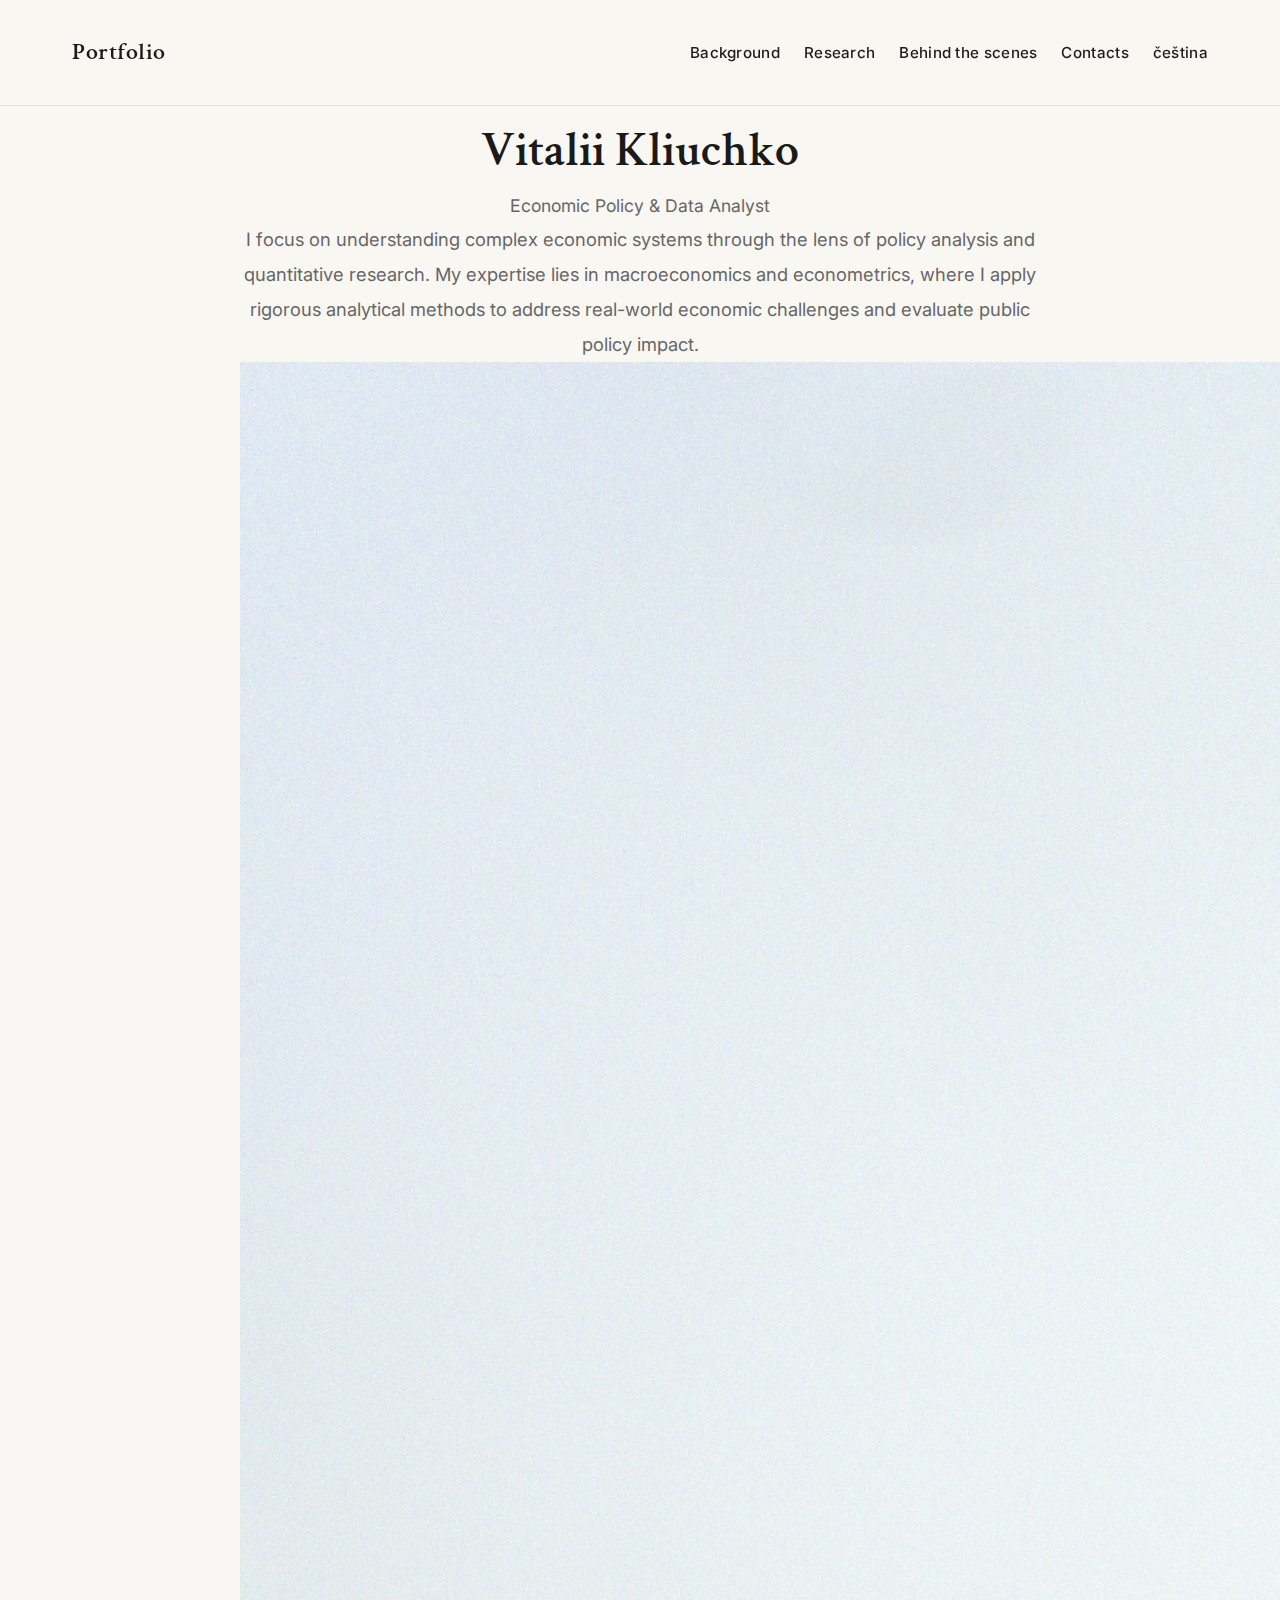
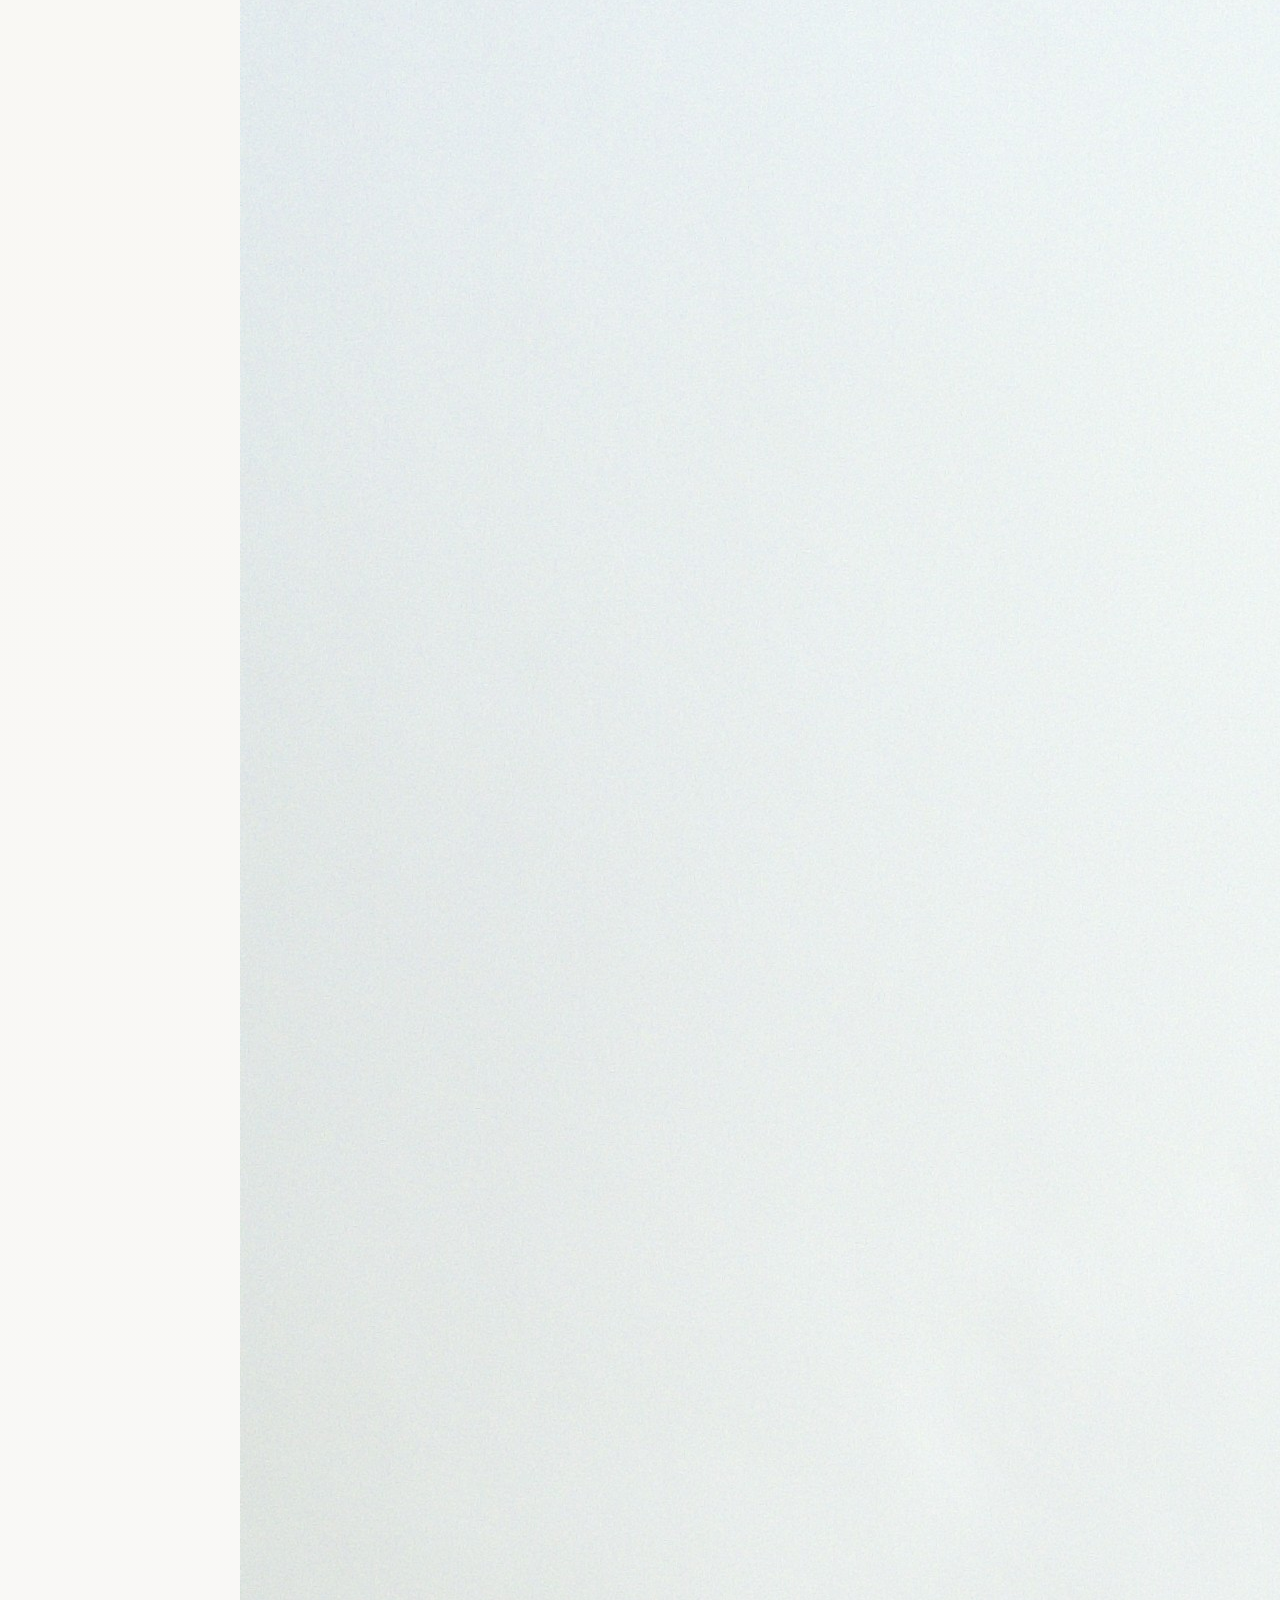
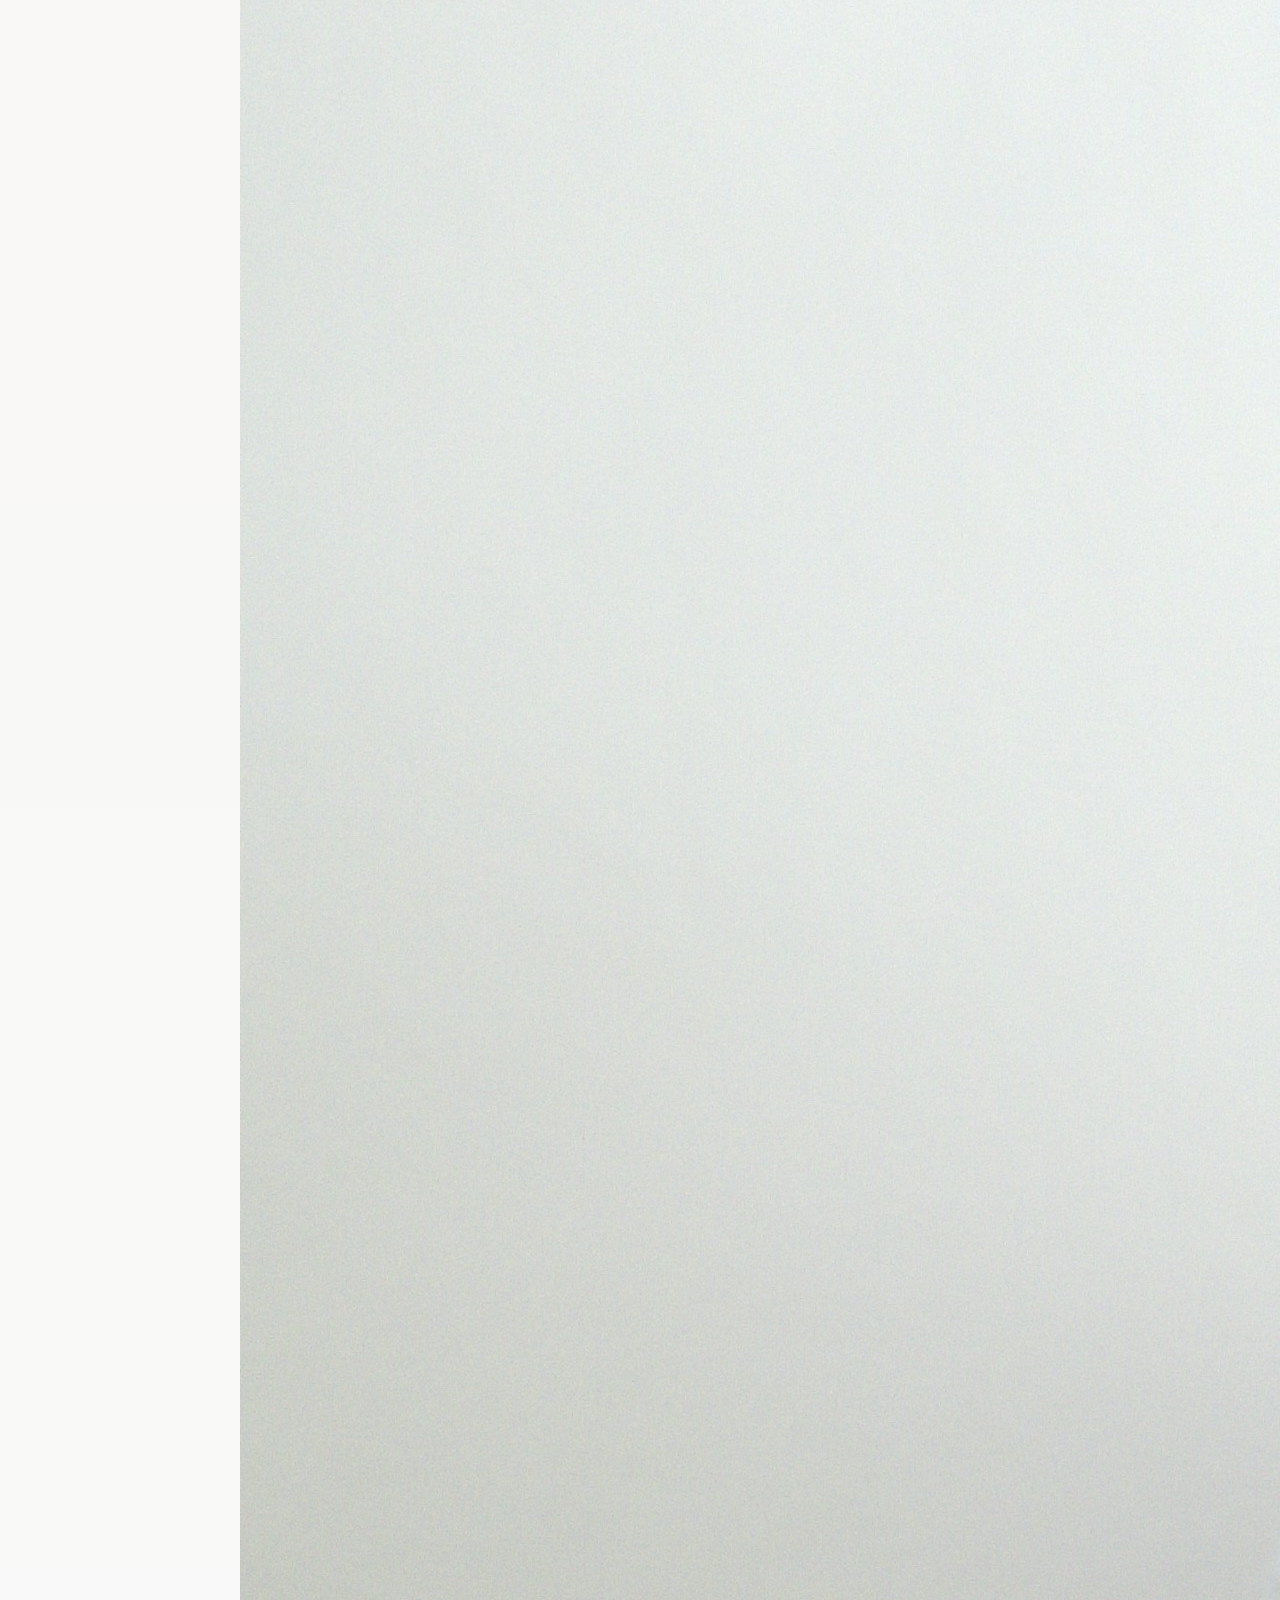
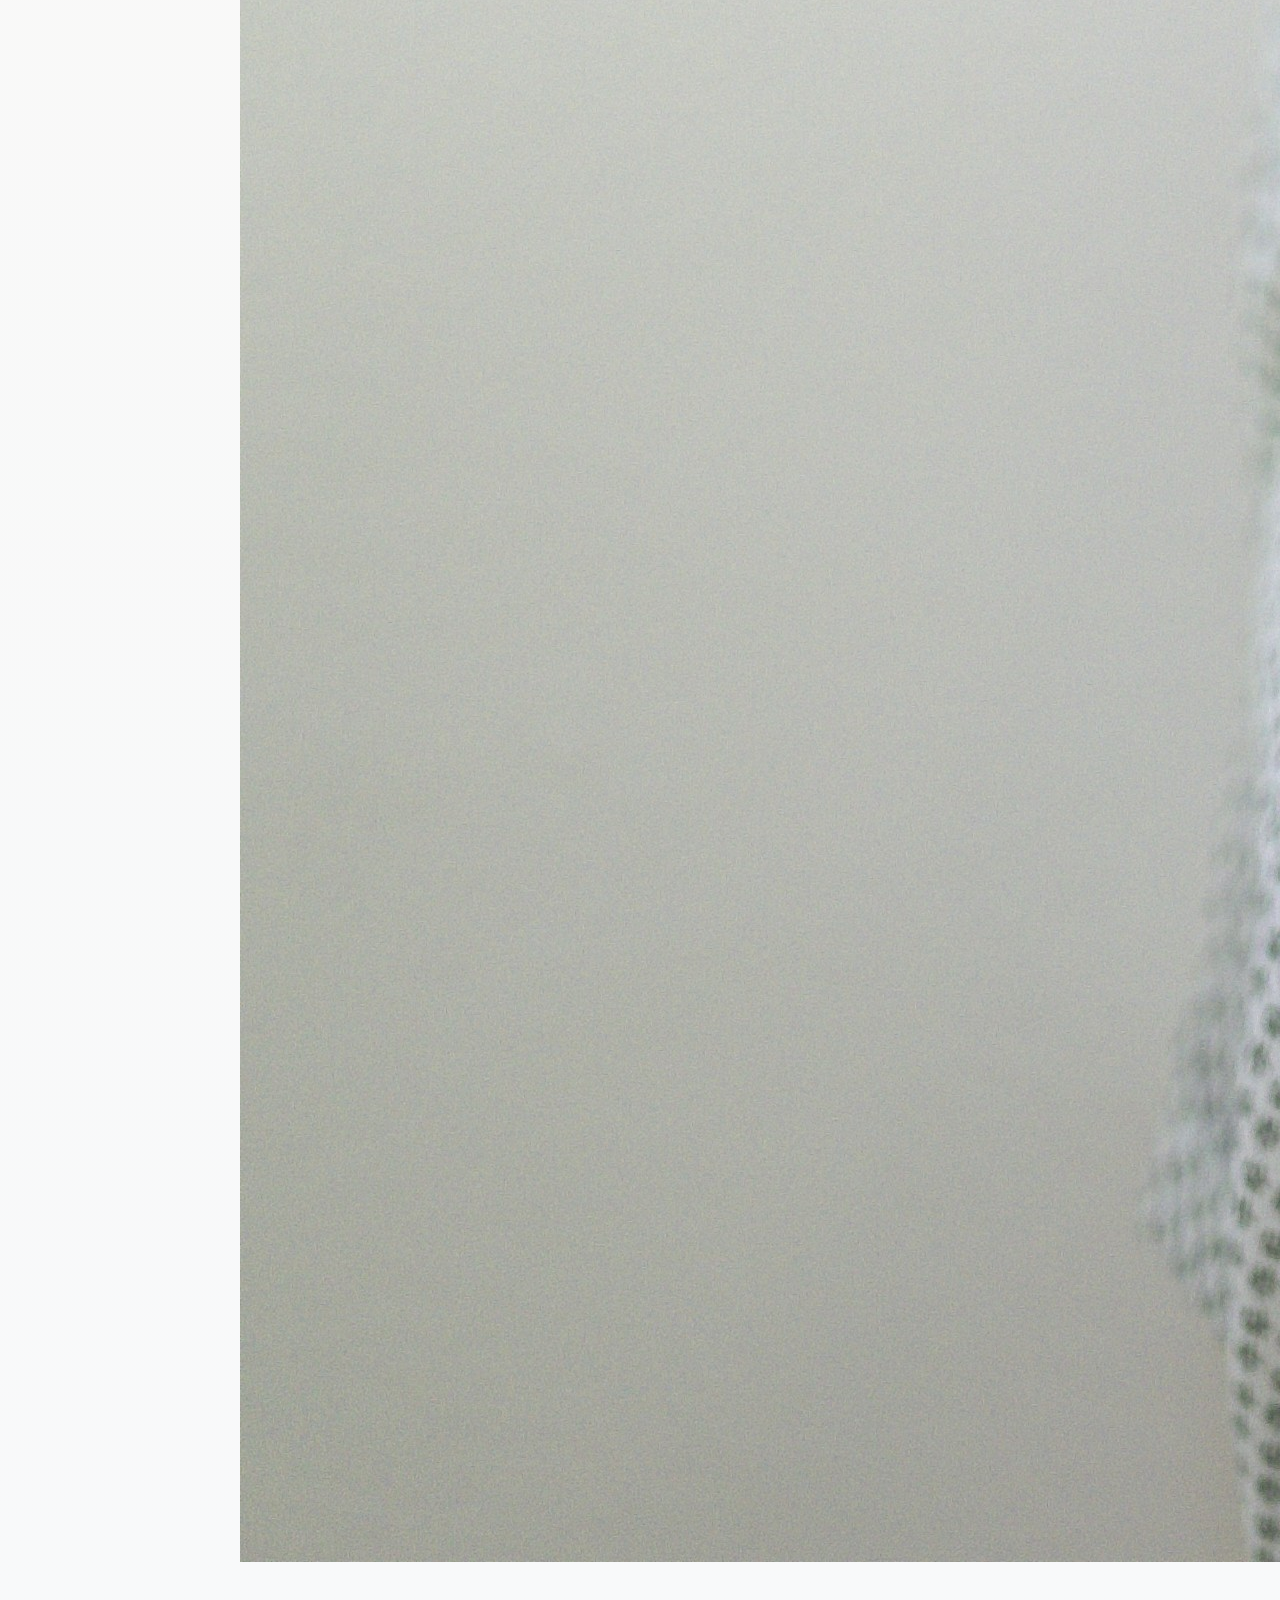
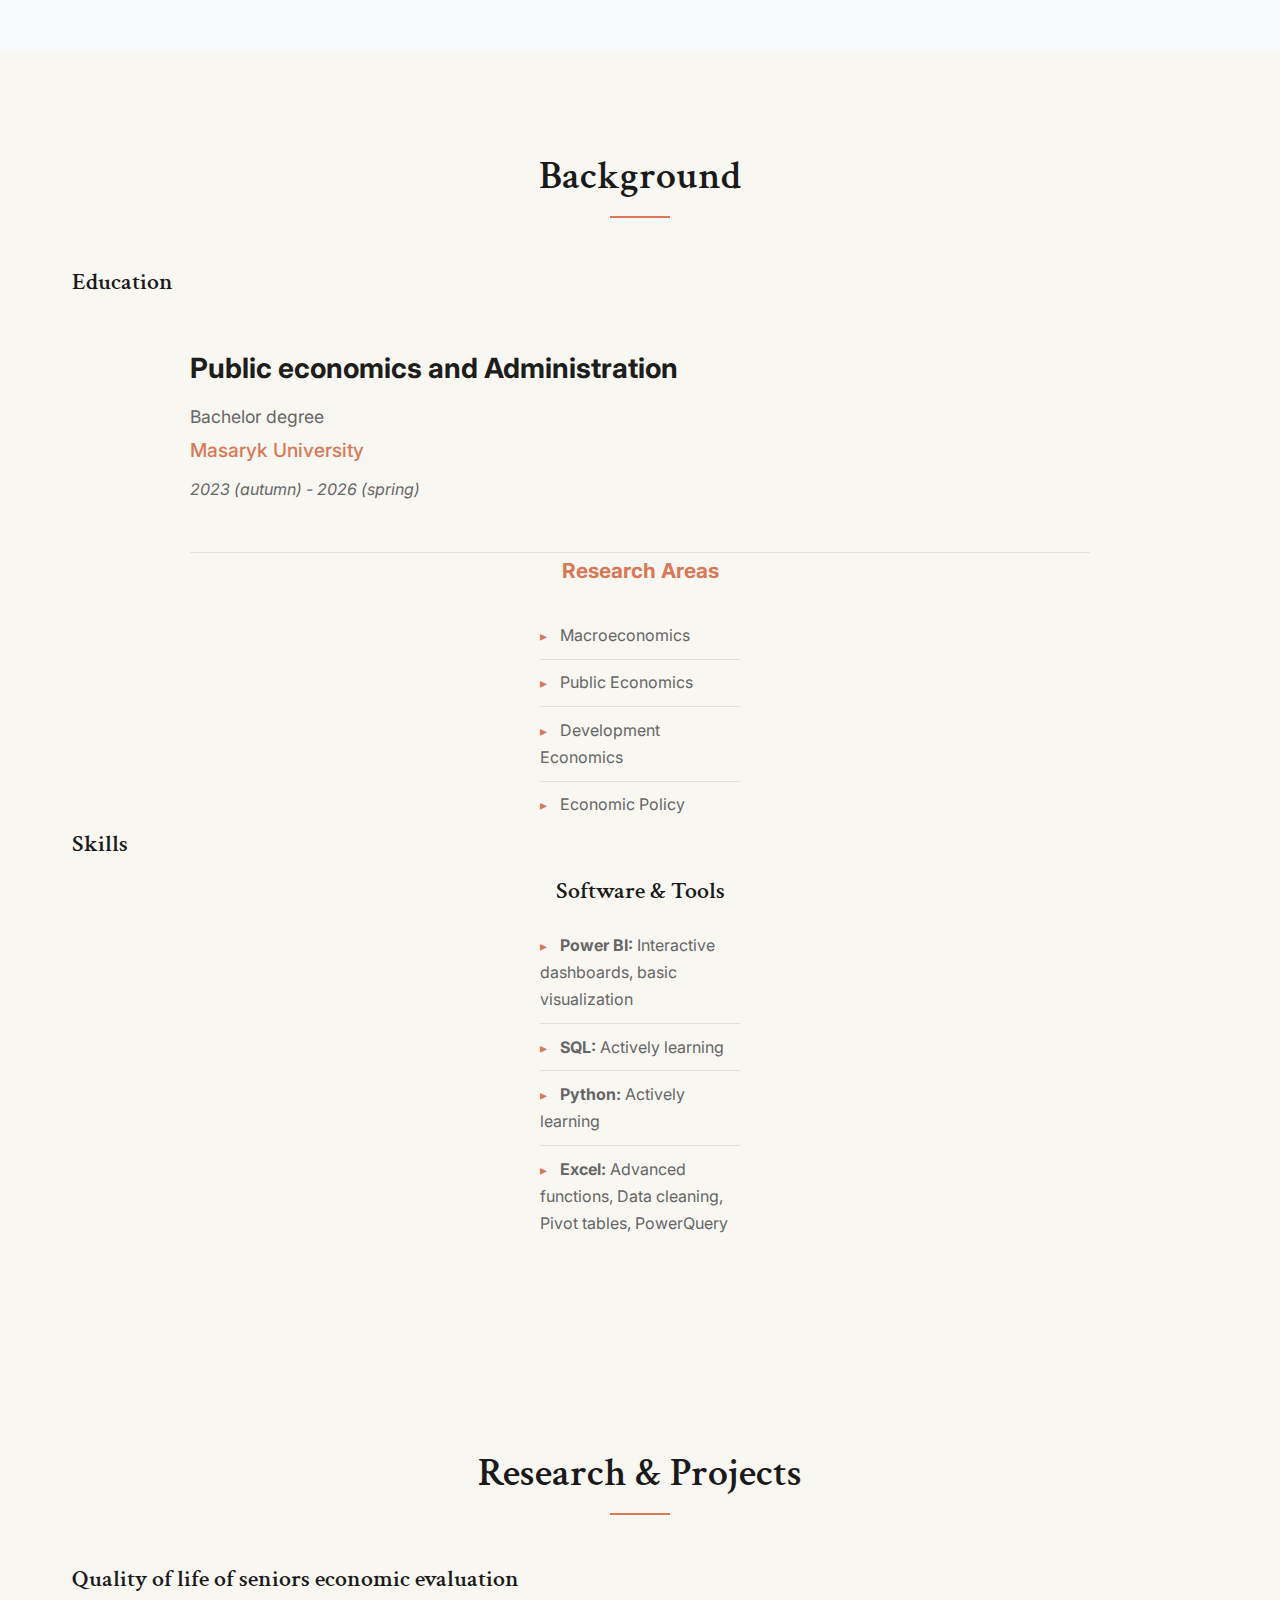
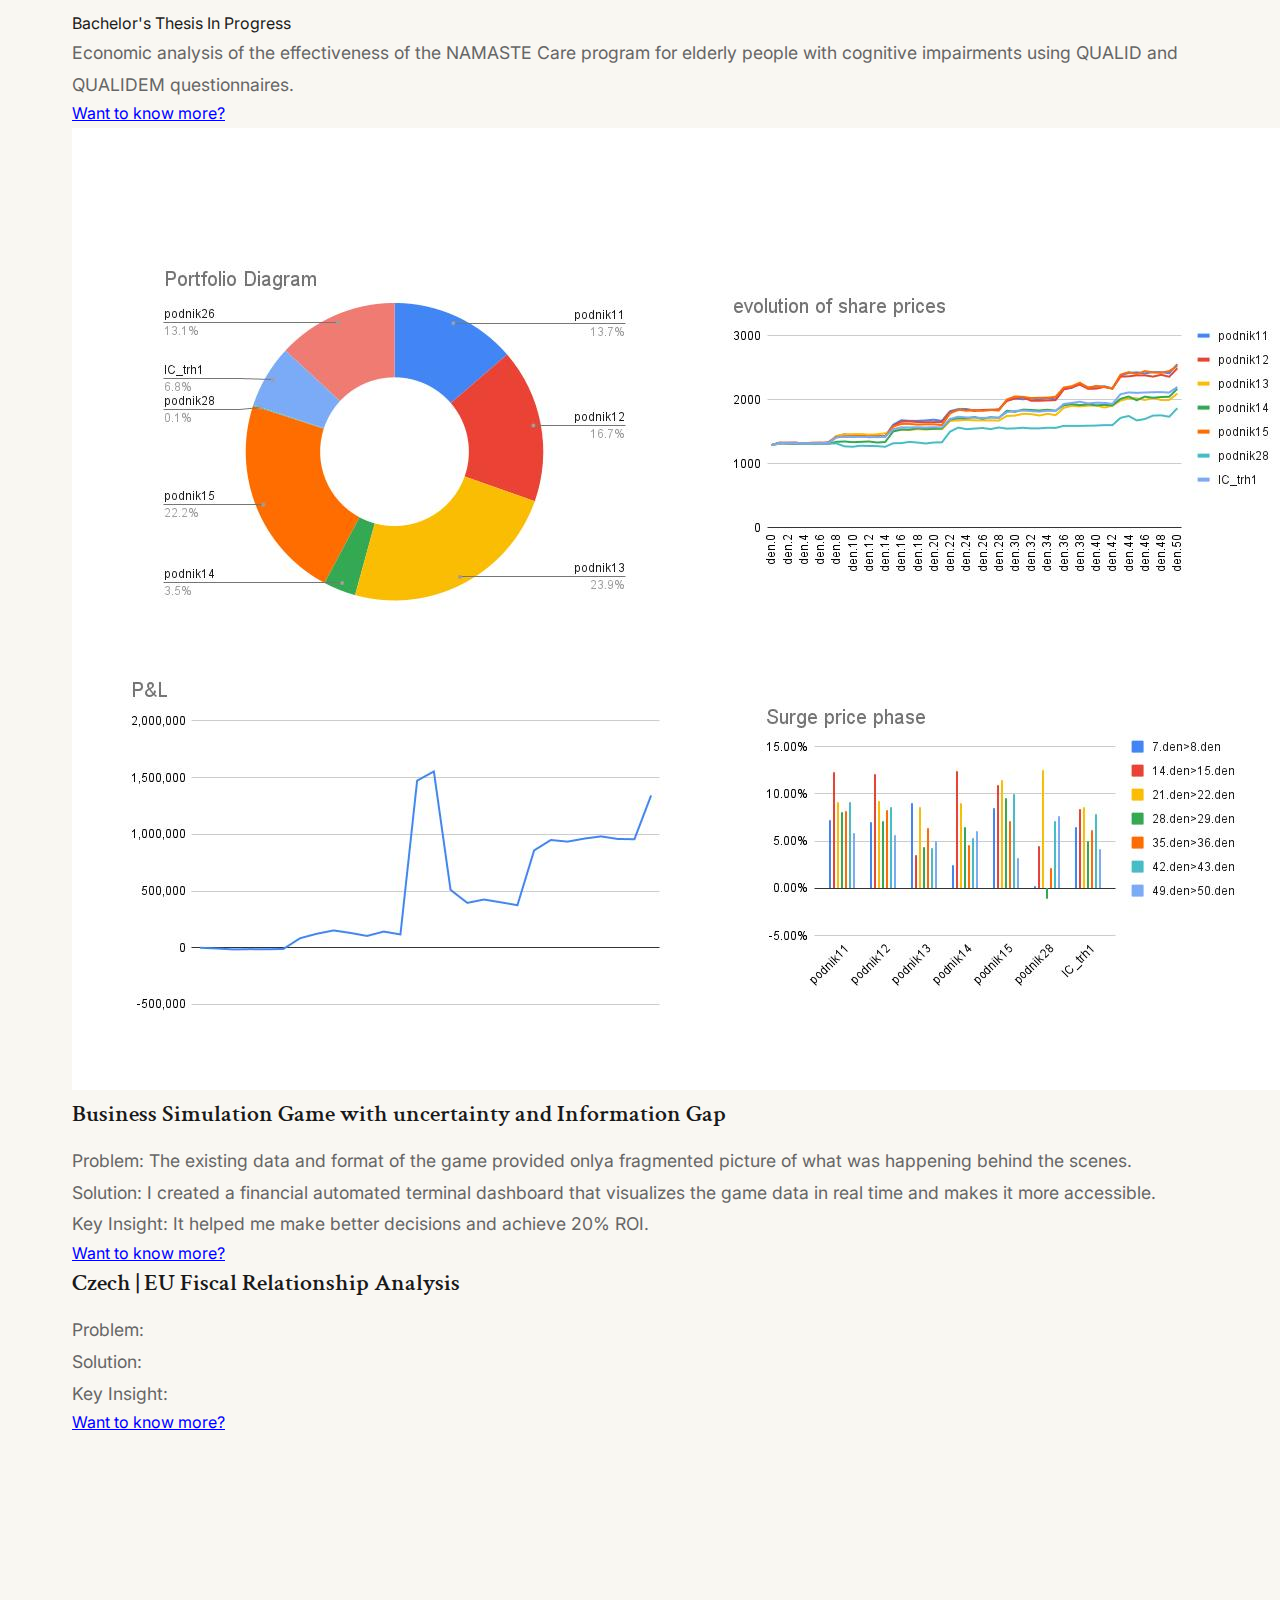
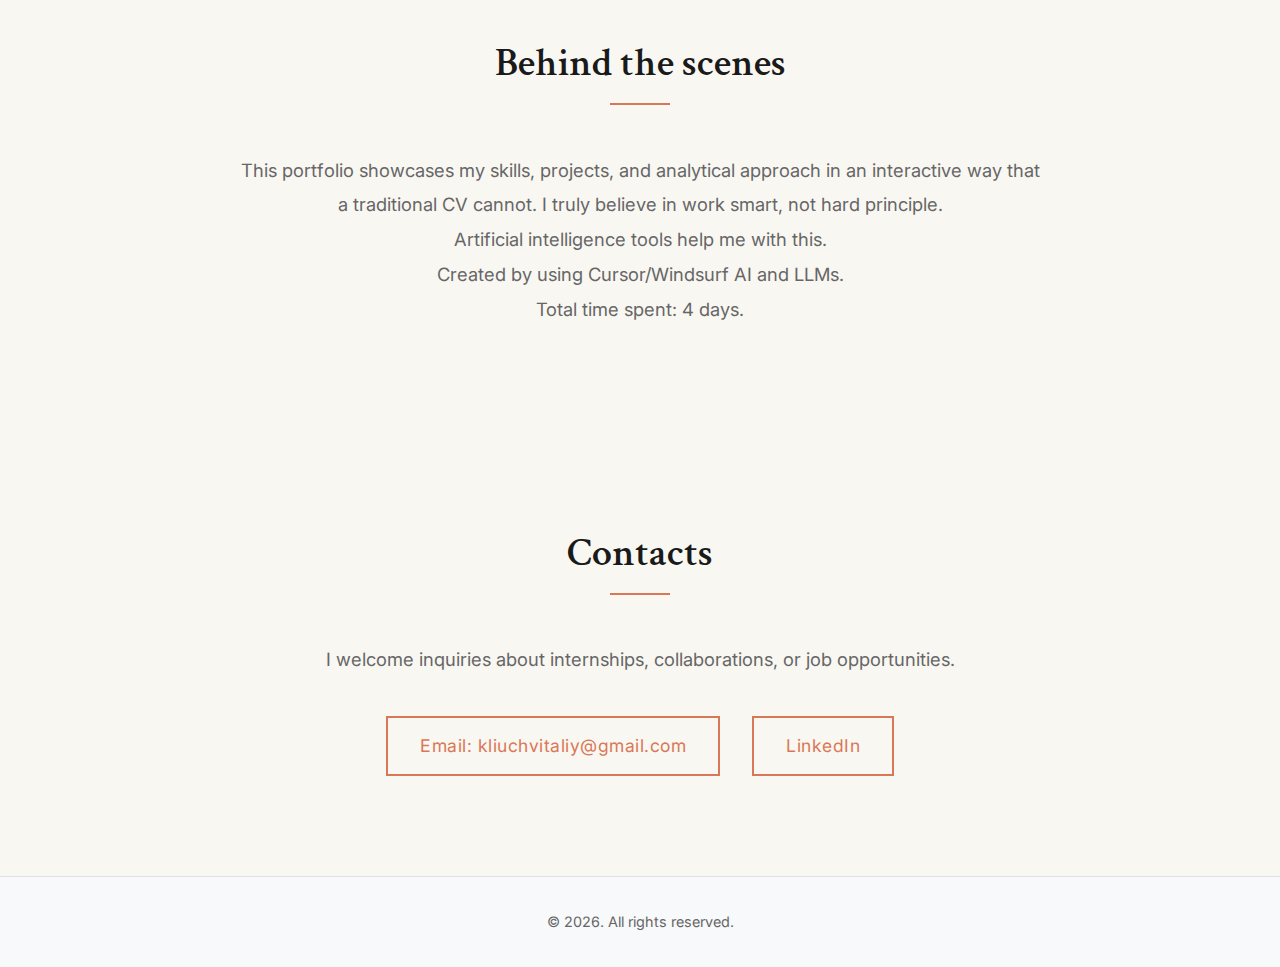
<file: index.html>
<!DOCTYPE html>
<html lang="en">
<head>
    <meta charset="UTF-8">
    <meta name="viewport" content="width=device-width, initial-scale=1.0">
    <title>Vitalii Kliuchko - Economics Student - Portfolio</title>
    <link rel="stylesheet" href="styles.css">
    <link rel="icon" type="image/png" href="favicon.png">
    <link rel="preconnect" href="https://fonts.googleapis.com">
    <link rel="preconnect" href="https://fonts.gstatic.com" crossorigin>
    <link href="https://fonts.googleapis.com/css2?family=Crimson+Text:ital,wght@0,400;0,600;1,400&family=Inter:wght@300;400;500;600&display=swap" rel="stylesheet">
</head>
<body>
    <nav class="navbar">
        <div class="nav-container">
            <a href="#home" class="nav-logo">Portfolio</a>
            <ul class="nav-menu">
                <li><a href="#background">Background</a></li>
                <li><a href="#research">Research</a></li>
                <li><a href="#about">Behind the scenes</a></li>
                <li><a href="#contact">Contacts</a></li>
                <li><a href="czech.html" class="lang-switch">čeština</a></li>
            </ul>
        </div>
    </nav>

    <main>
        <section id="home" class="hero">
            <div class="hero-content">
                <div class="hero-text-block">
                    <h1 class="hero-name">Vitalii Kliuchko</h1>
                    <p class="hero-role">Economic Policy & Data Analyst</p>
                    <div class="about-card">
                        <p class="about-text">
                            I focus on understanding complex economic systems through the lens of policy analysis and quantitative research. 
                            My expertise lies in macroeconomics and econometrics, where I apply rigorous analytical methods to address 
                            real-world economic challenges and evaluate public policy impact.
                        </p>
                    </div>
                    
                </div>
                <div class="hero-photo-block">
                    <img src="my-photo.jpg" alt="Vitalii Kliuchko" class="profile-photo">
                </div>
            </div>
        </section>

        <section id="background" class="section">
            <div class="container">
                <h2 class="section-title">Background</h2>
                <div class="background-content">
                    <div class="background-column">
                        <h3 class="background-column-title">Education</h3>
                        <div class="education-item">
                            <h4 class="education-degree">Public economics and Administration</h4>
                            <p class="education-degree-type">Bachelor degree</p>
                            <p class="education-institution">Masaryk University</p>
                            <p class="education-period">2023 (autumn) - 2026 (spring)</p>
                        </div>
                        <div class="skills-category">
                            <h4 class="skills-category-title">Research Areas</h4>
                            <ul class="skills-list">
                                <li>Macroeconomics</li>
                                <li>Public Economics</li>
                                <li>Development Economics</li>
                                <li>Economic Policy</li>
                            </ul>
                        </div>
                    </div>
                    <div class="background-column">
                        <h3 class="background-column-title">Skills</h3>
                        <div class="skills-content">
                            <div class="skills-category">
                                <h3>Software & Tools</h3>
                                <ul class="skills-list">
                                    <li><strong>Power BI:</strong> Interactive dashboards, basic visualization</li>
                                    <li><strong>SQL:</strong> Actively learning</li>
                                    <li><strong>Python:</strong> Actively learning</li>
                                    <li><strong>Excel:</strong> Advanced functions, Data cleaning, Pivot tables, PowerQuery</li>
                                </ul>
                            </div>
                        </div>
                    </div>
                </div>
            </div>
        </section>

        <section id="research" class="section">
            <div class="container">
                <h2 class="section-title">Research & Projects</h2>
                <div class="bento-grid">
                    <article class="bento-card bento-card--primary">
                        <div class="bento-card__header">
                            <h3 class="bento-card__title">Quality of life of seniors economic evaluation</h3>
                            <div class="bento-card__badges">
                                <span class="badge badge--thesis">Bachelor's Thesis</span>
                                <span class="badge badge--progress">In Progress</span>
                            </div>
                        </div>
                        <p class="bento-card__description">
                            Economic analysis of the effectiveness of the NAMASTE Care program for elderly people with cognitive impairments using QUALID and QUALIDEM questionnaires.
                        </p>
                        <a href="thesis-description.html" class="btn btn-more">Want to know more?</a>
                    </article>
                    
                    <article class="bento-card">
                        <div class="bento-card__image">
                            <img src="terminal-master-dashboard.jpg" alt="Financial Intelligence Terminal Dashboard" class="bento-card__thumbnail">
                        </div>
                        <div class="bento-card__header">
                            <h3 class="bento-card__title">Business Simulation Game with uncertainty and Information Gap</h3>
                        </div>
                        <p class="bento-card__description">
                            Problem: The existing data and format of the game provided onlya fragmented picture of what was happening behind the scenes.
                        </p>
                        <p class="bento-card__description">
                            Solution: I created a financial automated terminal dashboard that visualizes the game data in real time and makes it more accessible.
                        </p>
                        <p class="bento-card__description">
                            Key Insight: It helped me make better decisions and achieve 20% ROI.
                        </p>
                        <a href="terminal.html" class="btn btn-more">Want to know more?</a>
                    </article>
                    
                    <article class="bento-card">
                        <div class="bento-card__header">
                            <h3 class="bento-card__title">Czech | EU Fiscal Relationship Analysis</h3>
                        </div>
                        <p class="bento-card__description">
                            Problem:
                        </p>
                        <p class="bento-card__description">
                            Solution:
                        </p>
                        <p class="bento-card__description">
                            Key Insight:
                        </p>
                        <a href="eu-simulation.html" class="btn btn-more">Want to know more?</a>
                    </article>
                </div>
            </div>
        </section>

        <section id="about" class="section">
            <div class="container">
                <h2 class="section-title">Behind the scenes</h2>
                <div class="about-content">
                    <p class="about-text">
                        This portfolio showcases my skills, projects, and analytical approach in an interactive way that a traditional CV cannot. I truly believe in work smart, not hard principle. 
                        <br>
                        Artificial intelligence tools help me with this.
                        <br>
                        Created by using Cursor/Windsurf AI and LLMs.
                        <br>
                        Total time spent: 4 days.
                    </p>
                </div>
            </div>
        </section>

        <section id="contact" class="section">
            <div class="container">
                <h2 class="section-title">Contacts</h2>
                <div class="contact-content">
                    <p class="contact-text">I welcome inquiries about internships, collaborations, or job opportunities.</p>
                    <div class="contact-links">
                        <a href="mailto:kliuchvitaliy@gmail.com" class="contact-link">Email: kliuchvitaliy@gmail.com</a>
                        <a href="https://www.linkedin.com/in/vitalii-kliuchko-313495324" class="contact-link" target="_blank" rel="noopener noreferrer">LinkedIn</a>
                    </div>
                </div>
            </div>
        </section>
    </main>

    <footer class="footer">
        <div class="container">
            <p>&copy; 2026. All rights reserved.</p>
        </div>
    </footer>
</body>
</html>
</file>
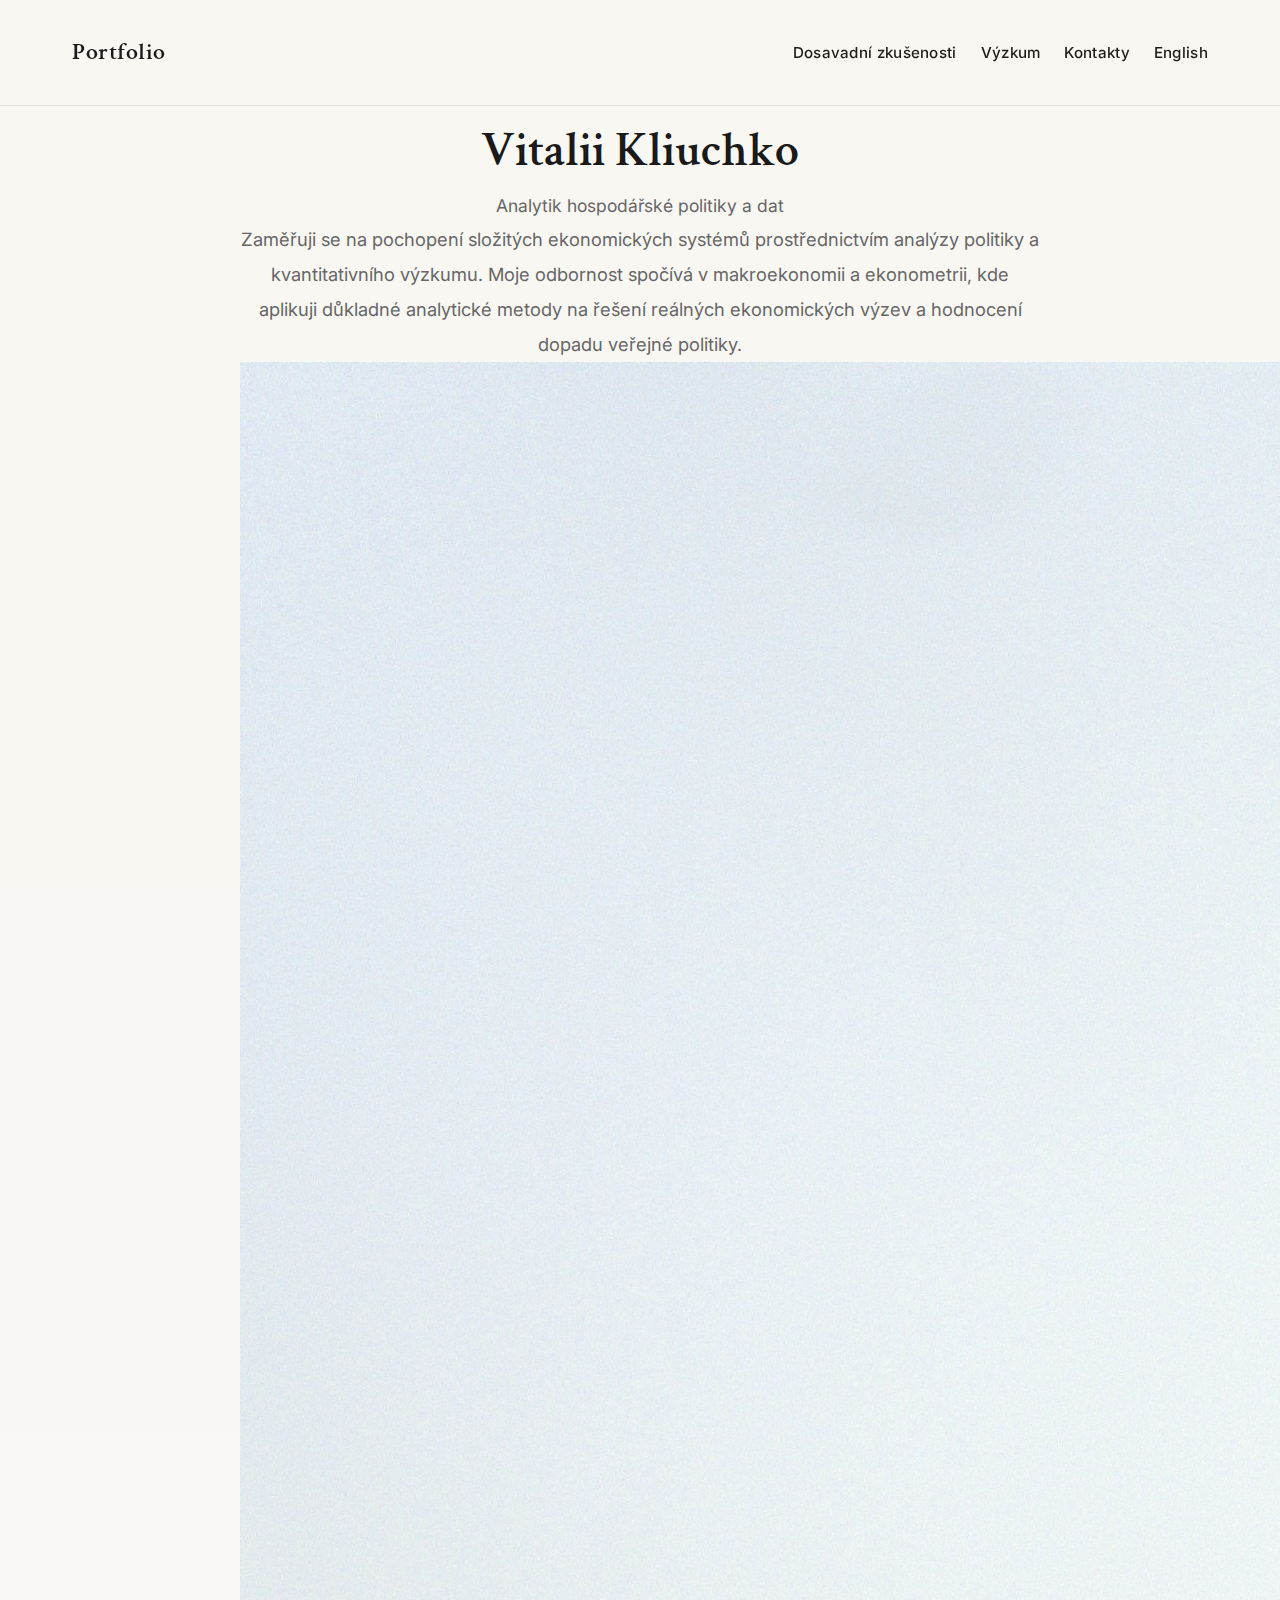
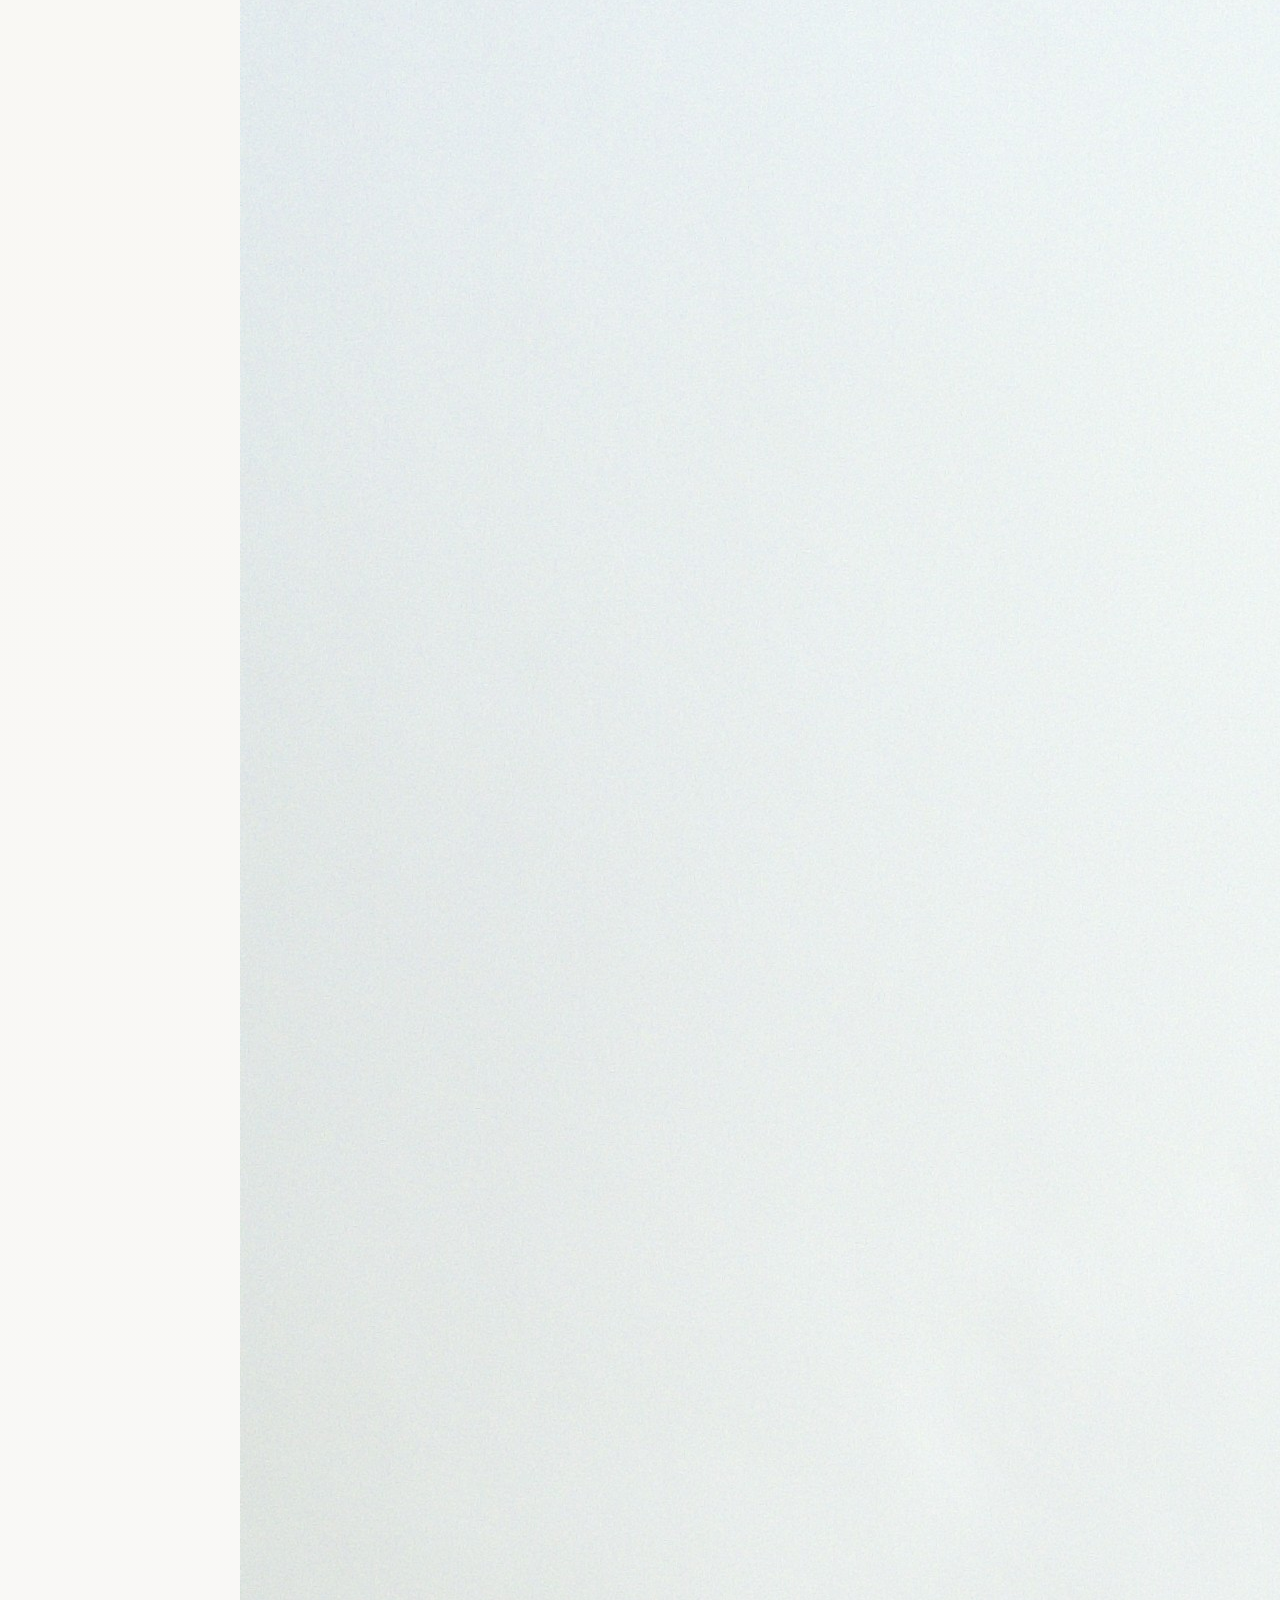
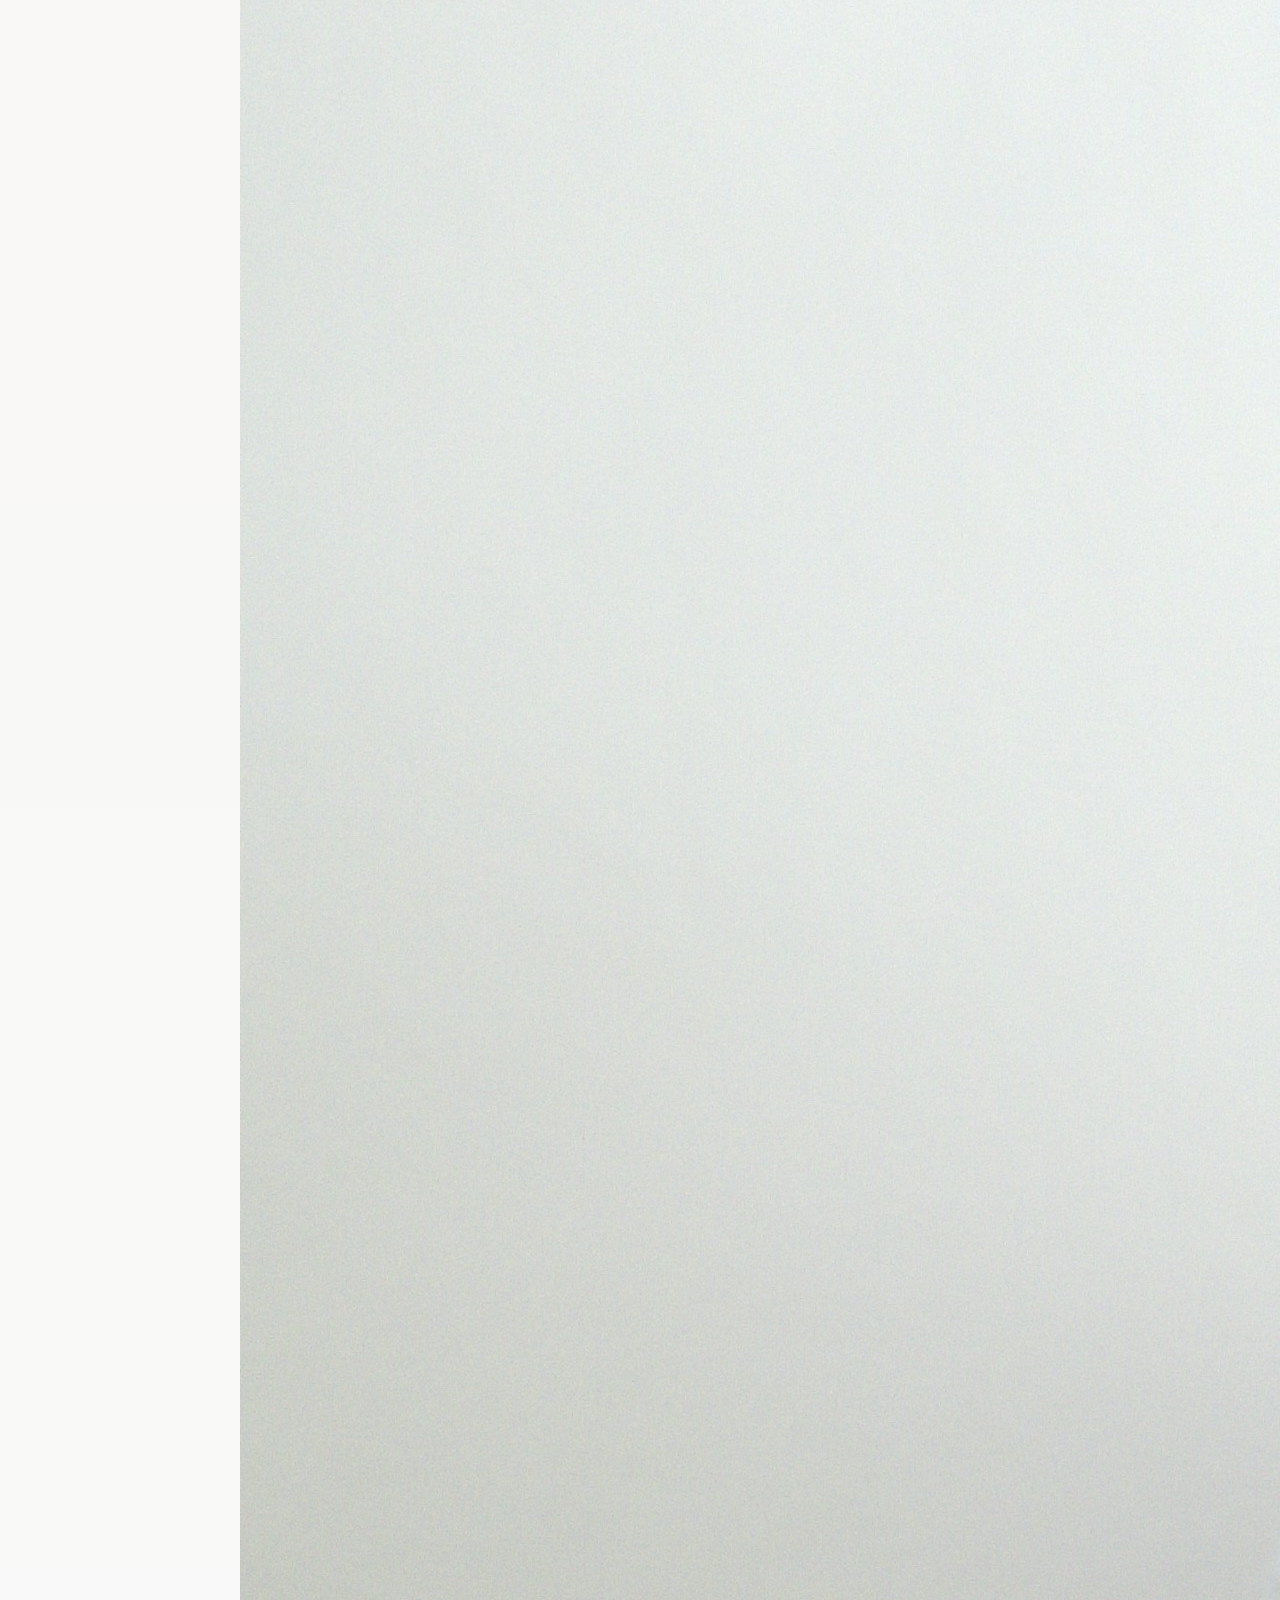
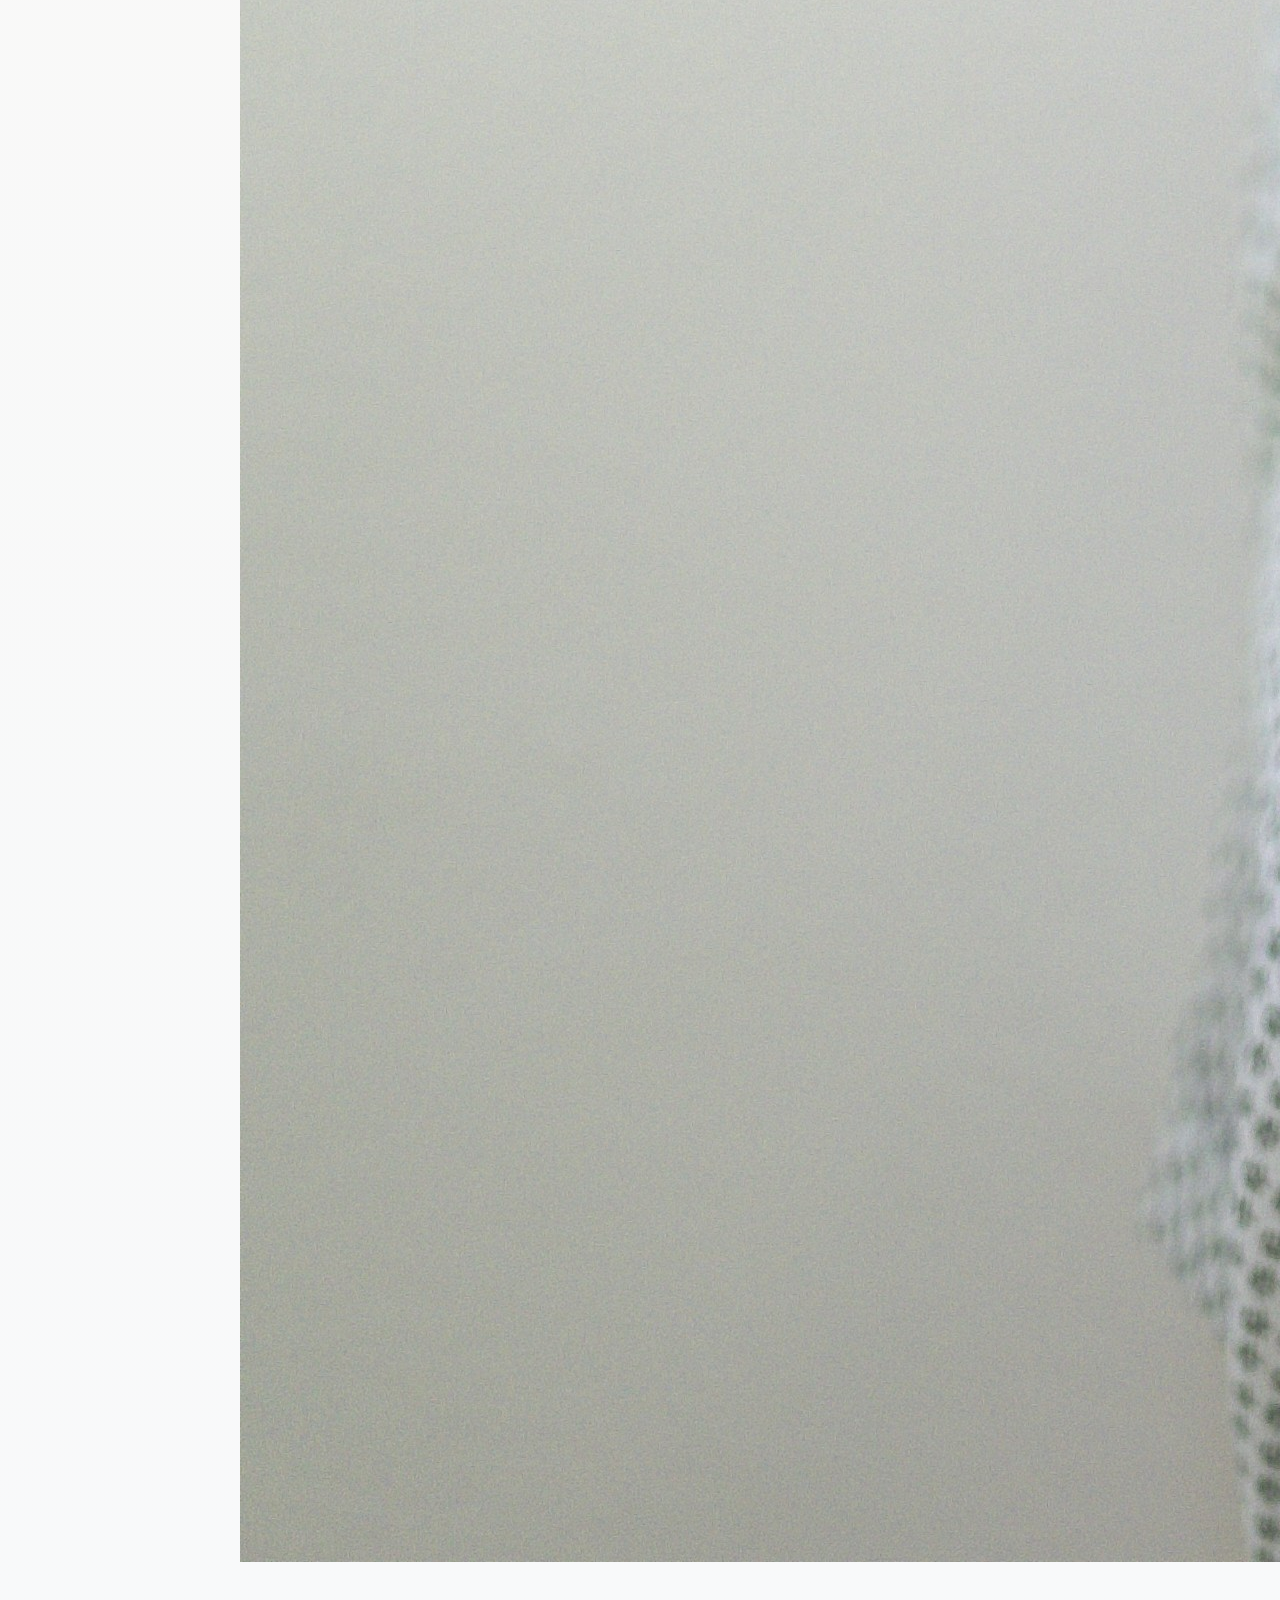
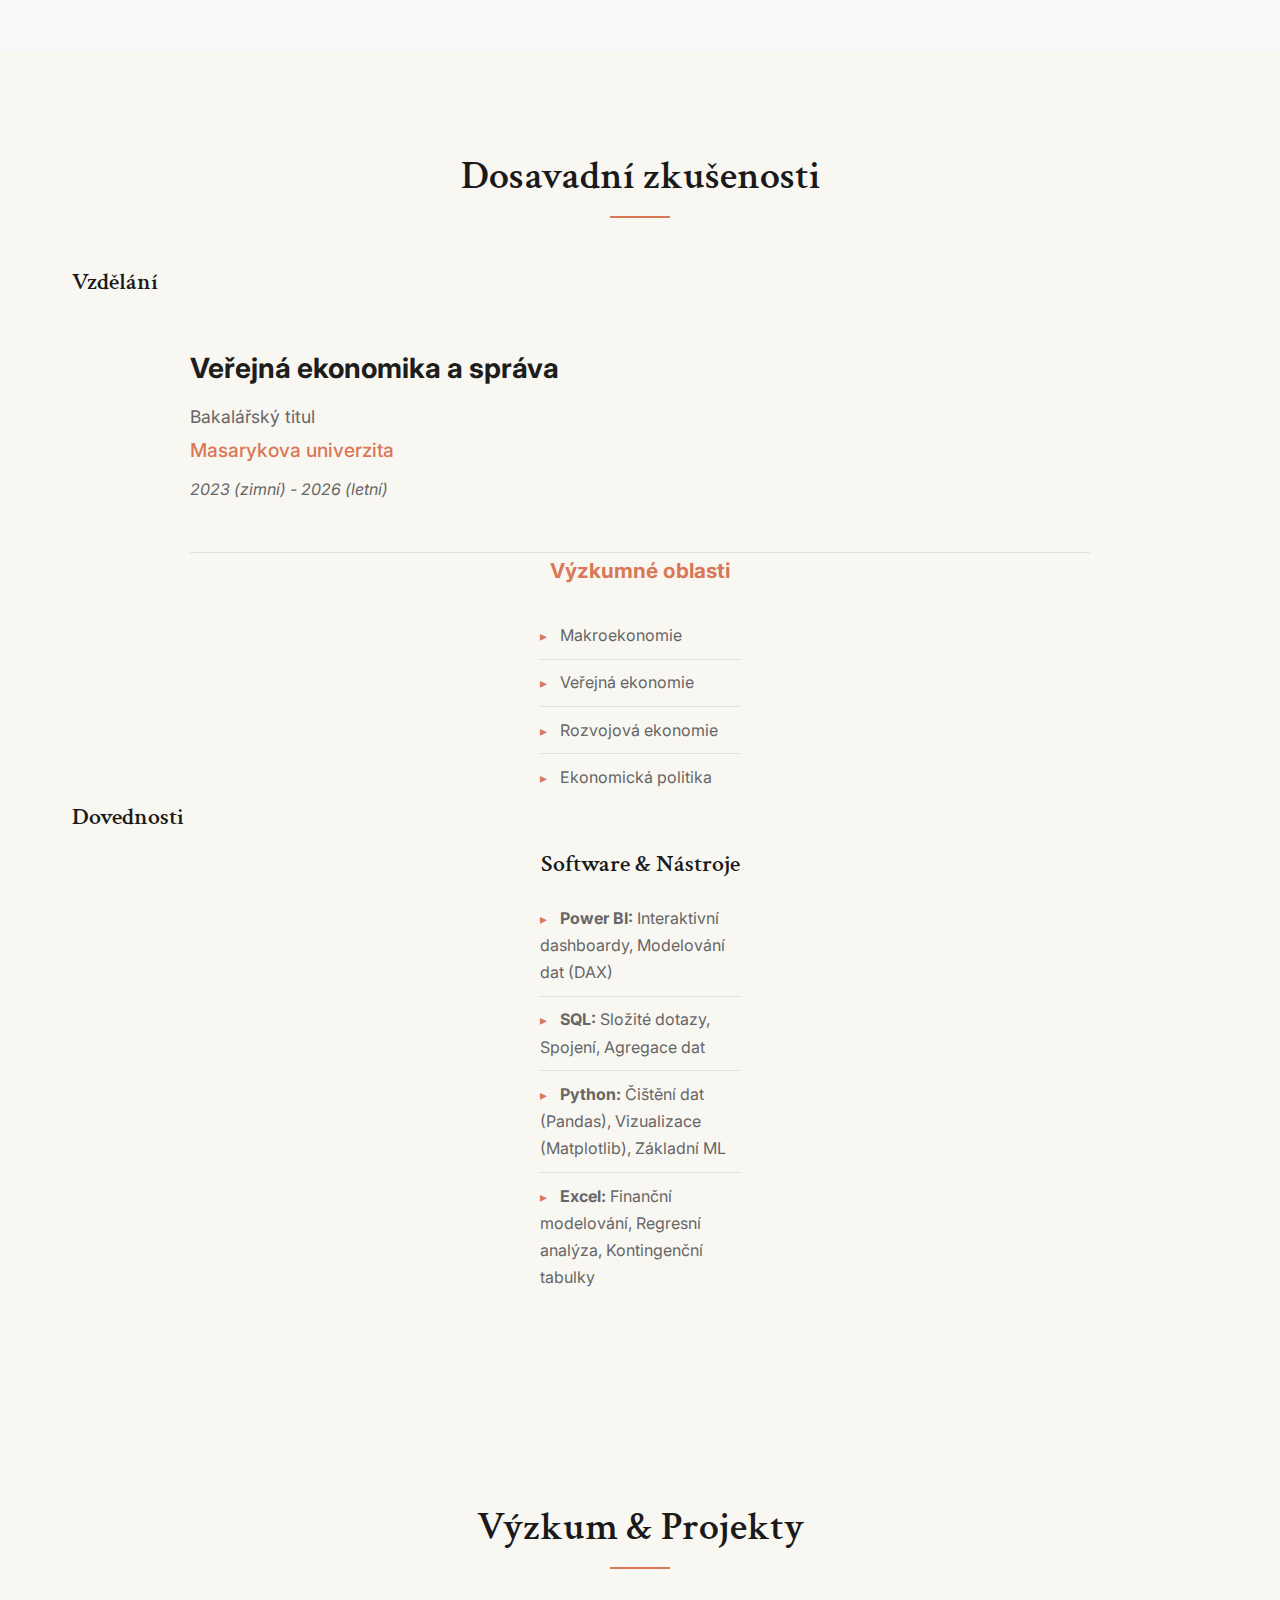
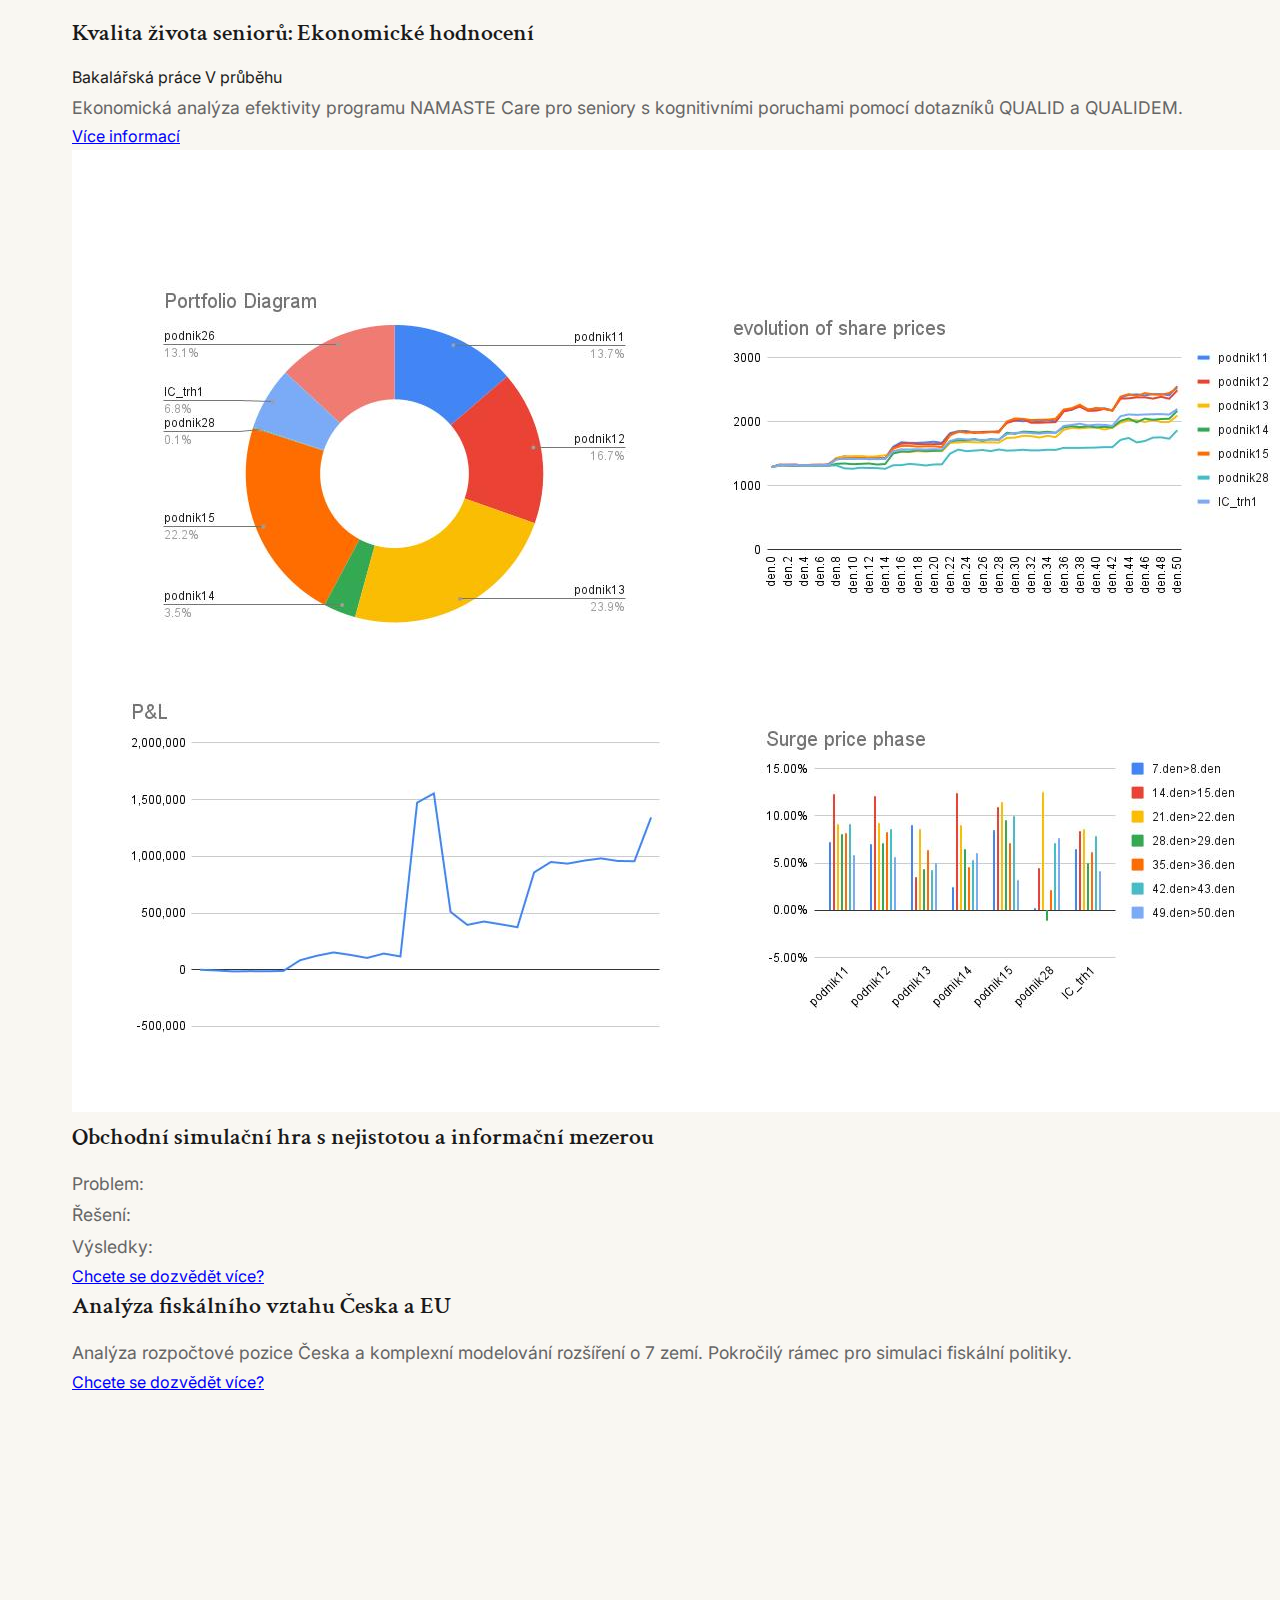
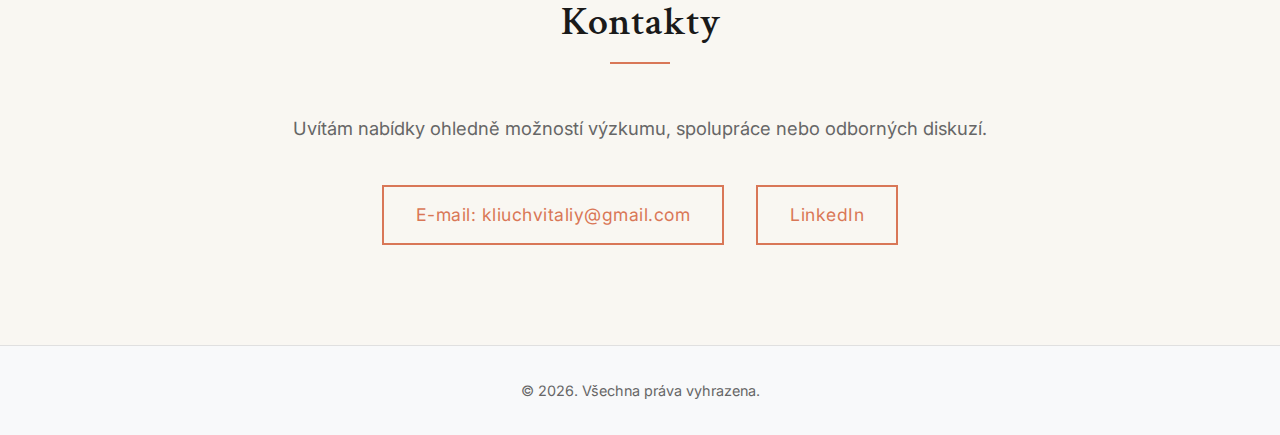
<file: czech.html>
<!DOCTYPE html>
<html lang="cs">
<head>
    <meta charset="UTF-8">
    <meta name="viewport" content="width=device-width, initial-scale=1.0">
    <title>Vitalii Kliuchko - Student ekonomie - Portfolio</title>
    <link rel="stylesheet" href="styles.css">
    <link rel="icon" type="image/png" href="favicon.png">
    <link rel="preconnect" href="https://fonts.googleapis.com">
    <link rel="preconnect" href="https://fonts.gstatic.com" crossorigin>
    <link href="https://fonts.googleapis.com/css2?family=Crimson+Text:ital,wght@0,400;0,600;1,400&family=Inter:wght@300;400;500;600&display=swap" rel="stylesheet">
</head>
<body>
    <nav class="navbar">
        <div class="nav-container">
            <a href="#home" class="nav-logo">Portfolio</a>
            <ul class="nav-menu">
                <li><a href="#background">Dosavadní zkušenosti</a></li>
                <li><a href="#research">Výzkum</a></li>
                <li><a href="#contact">Kontakty</a></li>
                <li><a href="index.html" class="lang-switch">English</a></li>
            </ul>
        </div>
    </nav>

    <main>
        <section id="home" class="hero">
            <div class="hero-content">
                <div class="hero-text-block">
                    <h1 class="hero-name">Vitalii Kliuchko</h1>
                    <p class="hero-role">Analytik hospodářské politiky a dat</p>
                    <div class="about-card">
                        <p class="about-text">
                            Zaměřuji se na pochopení složitých ekonomických systémů prostřednictvím analýzy politiky a kvantitativního výzkumu. 
                            Moje odbornost spočívá v makroekonomii a ekonometrii, kde aplikuji důkladné analytické metody na řešení 
                            reálných ekonomických výzev a hodnocení dopadu veřejné politiky.
                        </p>
                    </div>
                    
                </div>
                <div class="hero-photo-block">
                    <img src="my-photo.jpg" alt="Vitalii Kliuchko" class="profile-photo">
                </div>
            </div>
        </section>

        <section id="background" class="section">
            <div class="container">
                <h2 class="section-title">Dosavadní zkušenosti</h2>
                <div class="background-content">
                    <div class="background-column">
                        <h3 class="background-column-title">Vzdělání</h3>
                        <div class="education-item">
                            <h4 class="education-degree">Veřejná ekonomika a správa</h4>
                            <p class="education-degree-type">Bakalářský titul</p>
                            <p class="education-institution">Masarykova univerzita</p>
                            <p class="education-period">2023 (zimní) - 2026 (letní)</p>
                        </div>
                        <div class="skills-category">
                            <h4 class="skills-category-title">Výzkumné oblasti</h4>
                            <ul class="skills-list">
                                <li>Makroekonomie</li>
                                <li>Veřejná ekonomie</li>
                                <li>Rozvojová ekonomie</li>
                                <li>Ekonomická politika</li>
                            </ul>
                        </div>
                    </div>
                    <div class="background-column">
                        <h3 class="background-column-title">Dovednosti</h3>
                        <div class="skills-content">
                            <div class="skills-category">
                                <h3>Software & Nástroje</h3>
                                <ul class="skills-list">
                                    <li><strong>Power BI:</strong> Interaktivní dashboardy, Modelování dat (DAX)</li>
                                    <li><strong>SQL:</strong> Složité dotazy, Spojení, Agregace dat</li>
                                    <li><strong>Python:</strong> Čištění dat (Pandas), Vizualizace (Matplotlib), Základní ML</li>
                                    <li><strong>Excel:</strong> Finanční modelování, Regresní analýza, Kontingenční tabulky</li>
                                </ul>
                            </div>
                        </div>
                    </div>
                </div>
            </div>
        </section>

        <section id="research" class="section">
            <div class="container">
                <h2 class="section-title">Výzkum & Projekty</h2>
                <div class="bento-grid">
                    <article class="bento-card bento-card--primary">
                        <div class="bento-card__header">
                            <h3 class="bento-card__title">Kvalita života seniorů: Ekonomické hodnocení</h3>
                            <div class="bento-card__badges">
                                <span class="badge badge--thesis">Bakalářská práce</span>
                                <span class="badge badge--progress">V průběhu</span>
                            </div>
                        </div>
                        <p class="bento-card__description">
                            Ekonomická analýza efektivity programu NAMASTE Care pro seniory s kognitivními poruchami pomocí dotazníků QUALID a QUALIDEM.
                        </p>
                        <a href="thesis-description cs.html" class="btn btn-more">Více informací</a>
                    </article>
                    
                    <article class="bento-card">
                        <div class="bento-card__image">
                            <img src="terminal-master-dashboard.jpg" alt="Dashboard Finančního inteligentního terminálu" class="bento-card__thumbnail">
                        </div>
                        <div class="bento-card__header">
                            <h3 class="bento-card__title">Obchodní simulační hra s nejistotou a informační mezerou</h3>
                        </div>
                        <p class="bento-card__description">
                            Problem:
                        </p>
                        <p class="bento-card__description">
                            Řešení:
                        </p>
                        <p class="bento-card__description">
                            Výsledky:
                        </p>
                        <a href="terminal-cs.html" class="btn btn-more">Chcete se dozvědět více?</a>
                    </article>
                    
                    <article class="bento-card">
                        <div class="bento-card__header">
                            <h3 class="bento-card__title">Analýza fiskálního vztahu Česka a EU</h3>
                        </div>
                        <p class="bento-card__description">
                            Analýza rozpočtové pozice Česka a komplexní modelování rozšíření o 7 zemí. Pokročilý rámec pro simulaci fiskální politiky.
                        </p>
                        <a href="eu-simulation-cs.html" class="btn btn-more">Chcete se dozvědět více?</a>
                    </article>
                </div>
            </div>
        </section>

        <section id="contact" class="section">
            <div class="container">
                <h2 class="section-title">Kontakty</h2>
                <div class="contact-content">
                    <p class="contact-text">Uvítám nabídky ohledně možností výzkumu, spolupráce nebo odborných diskuzí.</p>
                    <div class="contact-links">
                        <a href="mailto:kliuchvitaliy@gmail.com" class="contact-link">E-mail: kliuchvitaliy@gmail.com</a>
                        <a href="https://www.linkedin.com/in/vitalii-kliuchko-313495324" class="contact-link" target="_blank" rel="noopener noreferrer">LinkedIn</a>
                    </div>
                </div>
            </div>
        </section>
    </main>

    <footer class="footer">
        <div class="container">
            <p>&copy; 2026. Všechna práva vyhrazena.</p>
        </div>
    </footer>
</body>
</html>
</file>
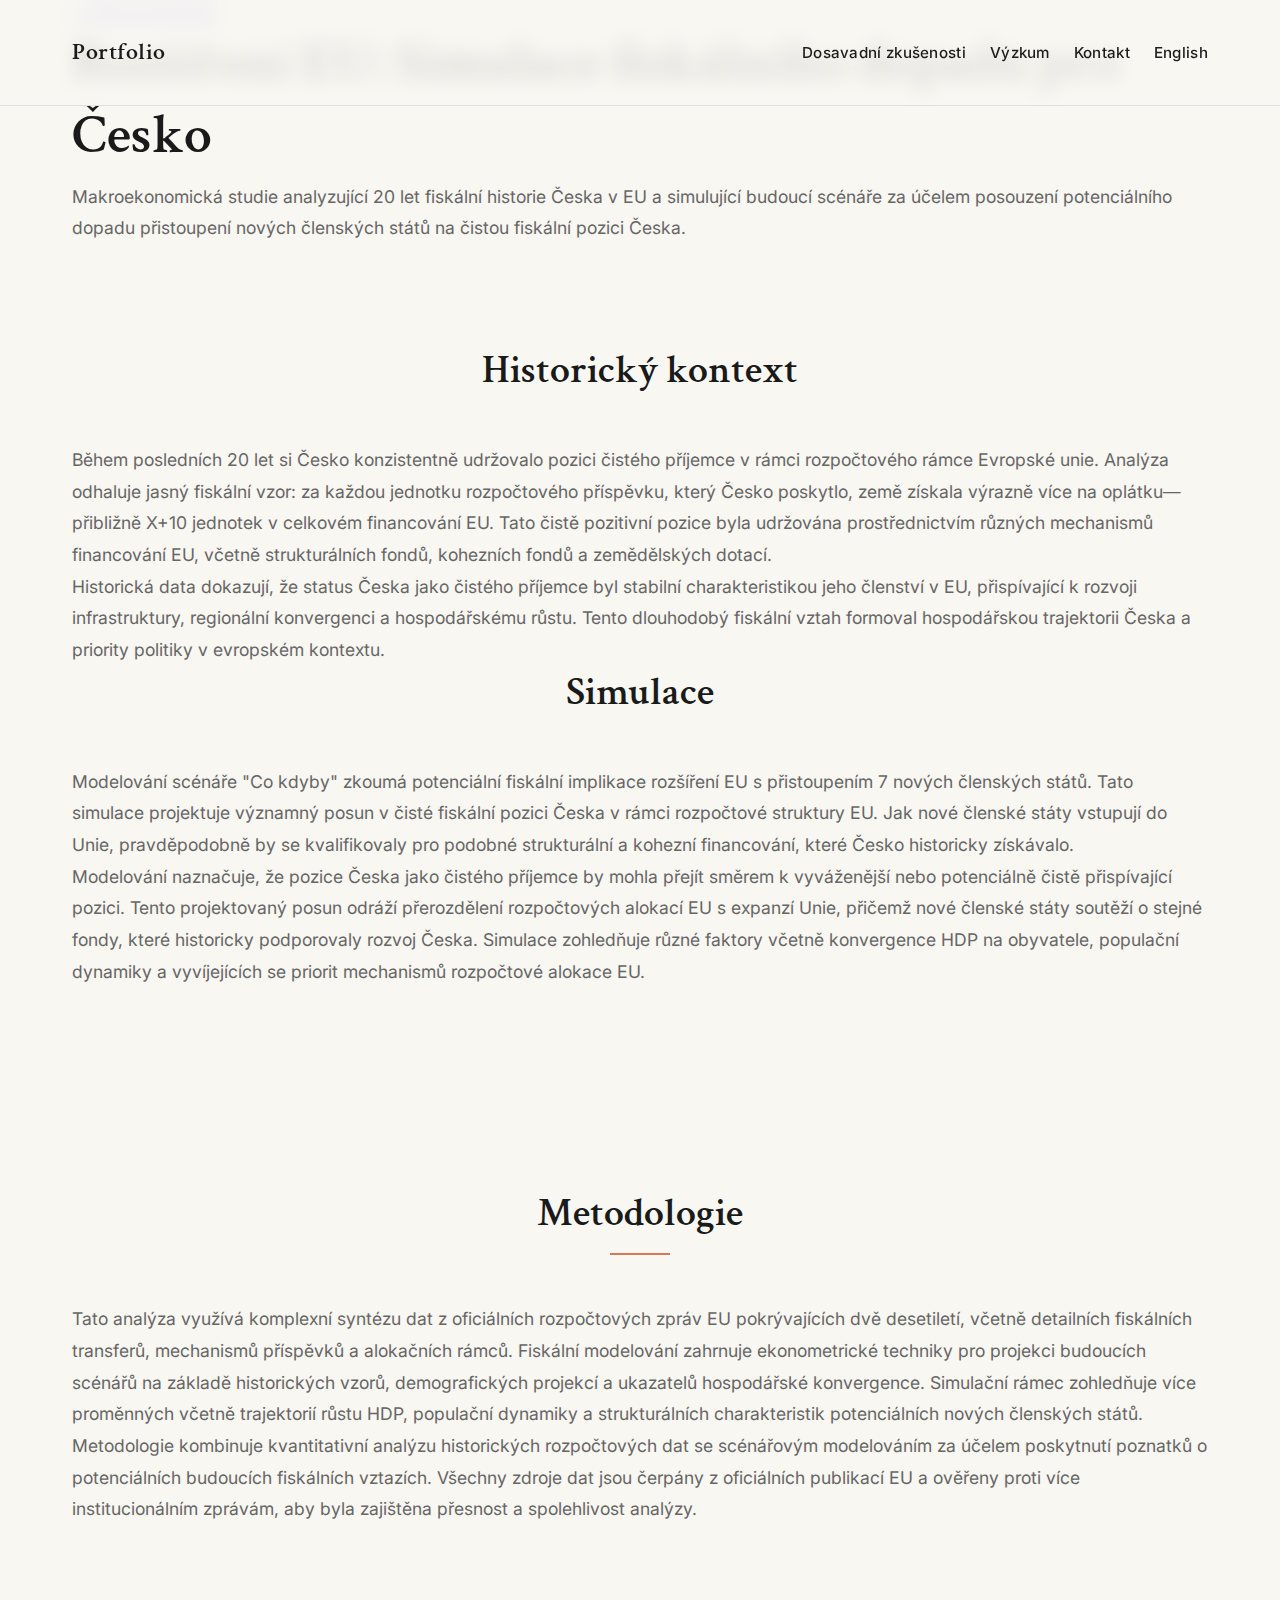
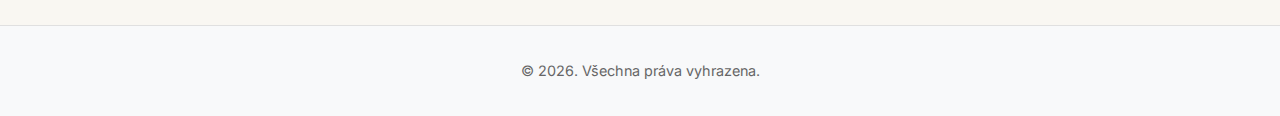
<file: eu-simulation-cs.html>
<!DOCTYPE html>
<html lang="cs">
<head>
    <meta charset="UTF-8">
    <meta name="viewport" content="width=device-width, initial-scale=1.0">
    <title>Rozšíření EU: Simulace fiskálního dopadu pro Česko | Vitalii Kliuchko</title>
    <link rel="stylesheet" href="styles.css">
    <link rel="icon" type="image/png" href="favicon.png">
    <link rel="preconnect" href="https://fonts.googleapis.com">
    <link rel="preconnect" href="https://fonts.gstatic.com" crossorigin>
    <link href="https://fonts.googleapis.com/css2?family=Crimson+Text:ital,wght@0,400;0,600;1,400&family=Inter:wght@300;400;500;600&display=swap" rel="stylesheet">
</head>
<body>
    <nav class="navbar">
        <div class="nav-container">
            <a href="czech.html" class="nav-logo">Portfolio</a>
            <ul class="nav-menu">
                <li><a href="czech.html#background">Dosavadní zkušenosti</a></li>
                <li><a href="czech.html#research">Výzkum</a></li>
                <li><a href="czech.html#contact">Kontakt</a></li>
                <li><a href="eu-simulation.html" class="lang-switch">English</a></li>
            </ul>
        </div>
    </nav>

    <main>
        <section class="case-study-hero">
            <div class="container">
                <a href="czech.html#research" class="btn-back">← Zpět na Portfolio</a>
                <h1 class="case-study-title">Rozšíření EU: Simulace fiskálního dopadu pro Česko</h1>
                <div class="case-study-summary">
                    <p class="summary-text">
                        Makroekonomická studie analyzující 20 let fiskální historie Česka v EU a simulující budoucí scénáře 
                        za účelem posouzení potenciálního dopadu přistoupení nových členských států na čistou fiskální pozici Česka.
                    </p>
                </div>
            </div>
        </section>

        <section class="case-study-content section">
            <div class="container">
                <div class="case-study-layout">
                    <div class="case-study-column case-study-column--left">
                        <div class="case-study-section">
                            <h2 class="case-study-heading">Historický kontext</h2>
                            <p class="case-study-text">
                                Během posledních 20 let si Česko konzistentně udržovalo pozici čistého příjemce v rámci 
                                rozpočtového rámce Evropské unie. Analýza odhaluje jasný fiskální vzor: za každou jednotku 
                                rozpočtového příspěvku, který Česko poskytlo, země získala výrazně více na oplátku—přibližně 
                                X+10 jednotek v celkovém financování EU. Tato čistě pozitivní pozice byla udržována prostřednictvím 
                                různých mechanismů financování EU, včetně strukturálních fondů, kohezních fondů a zemědělských dotací.
                            </p>
                            <p class="case-study-text">
                                Historická data dokazují, že status Česka jako čistého příjemce byl stabilní charakteristikou 
                                jeho členství v EU, přispívající k rozvoji infrastruktury, regionální konvergenci a hospodářskému 
                                růstu. Tento dlouhodobý fiskální vztah formoval hospodářskou trajektorii Česka a priority politiky 
                                v evropském kontextu.
                            </p>
                        </div>
                    </div>
                    <div class="case-study-column case-study-column--right">
                        <div class="case-study-section">
                            <h2 class="case-study-heading">Simulace</h2>
                            <p class="case-study-text">
                                Modelování scénáře "Co kdyby" zkoumá potenciální fiskální implikace rozšíření EU s přistoupením 
                                7 nových členských států. Tato simulace projektuje významný posun v čisté fiskální pozici Česka 
                                v rámci rozpočtové struktury EU. Jak nové členské státy vstupují do Unie, pravděpodobně by se 
                                kvalifikovaly pro podobné strukturální a kohezní financování, které Česko historicky získávalo.
                            </p>
                            <p class="case-study-text">
                                Modelování naznačuje, že pozice Česka jako čistého příjemce by mohla přejít směrem k vyváženější 
                                nebo potenciálně čistě přispívající pozici. Tento projektovaný posun odráží přerozdělení rozpočtových 
                                alokací EU s expanzí Unie, přičemž nové členské státy soutěží o stejné fondy, které historicky 
                                podporovaly rozvoj Česka. Simulace zohledňuje různé faktory včetně konvergence HDP na obyvatele, 
                                populační dynamiky a vyvíjejících se priorit mechanismů rozpočtové alokace EU.
                            </p>
                        </div>
                    </div>
                </div>
            </div>
        </section>

        <section class="methods-section section">
            <div class="container">
                <h2 class="section-title">Metodologie</h2>
                <div class="methods-content">
                    <p class="case-study-text">
                        Tato analýza využívá komplexní syntézu dat z oficiálních rozpočtových zpráv EU pokrývajících dvě desetiletí, 
                        včetně detailních fiskálních transferů, mechanismů příspěvků a alokačních rámců. Fiskální modelování 
                        zahrnuje ekonometrické techniky pro projekci budoucích scénářů na základě historických vzorů, demografických 
                        projekcí a ukazatelů hospodářské konvergence. Simulační rámec zohledňuje více proměnných včetně trajektorií 
                        růstu HDP, populační dynamiky a strukturálních charakteristik potenciálních nových členských států.
                    </p>
                    <p class="case-study-text">
                        Metodologie kombinuje kvantitativní analýzu historických rozpočtových dat se scénářovým modelováním za účelem 
                        poskytnutí poznatků o potenciálních budoucích fiskálních vztazích. Všechny zdroje dat jsou čerpány z oficiálních 
                        publikací EU a ověřeny proti více institucionálním zprávám, aby byla zajištěna přesnost a spolehlivost analýzy.
                    </p>
                </div>
            </div>
        </section>
    </main>

    <footer class="footer">
        <div class="container">
            <p>&copy; 2026. Všechna práva vyhrazena.</p>
        </div>
    </footer>
</body>
</html>
</file>
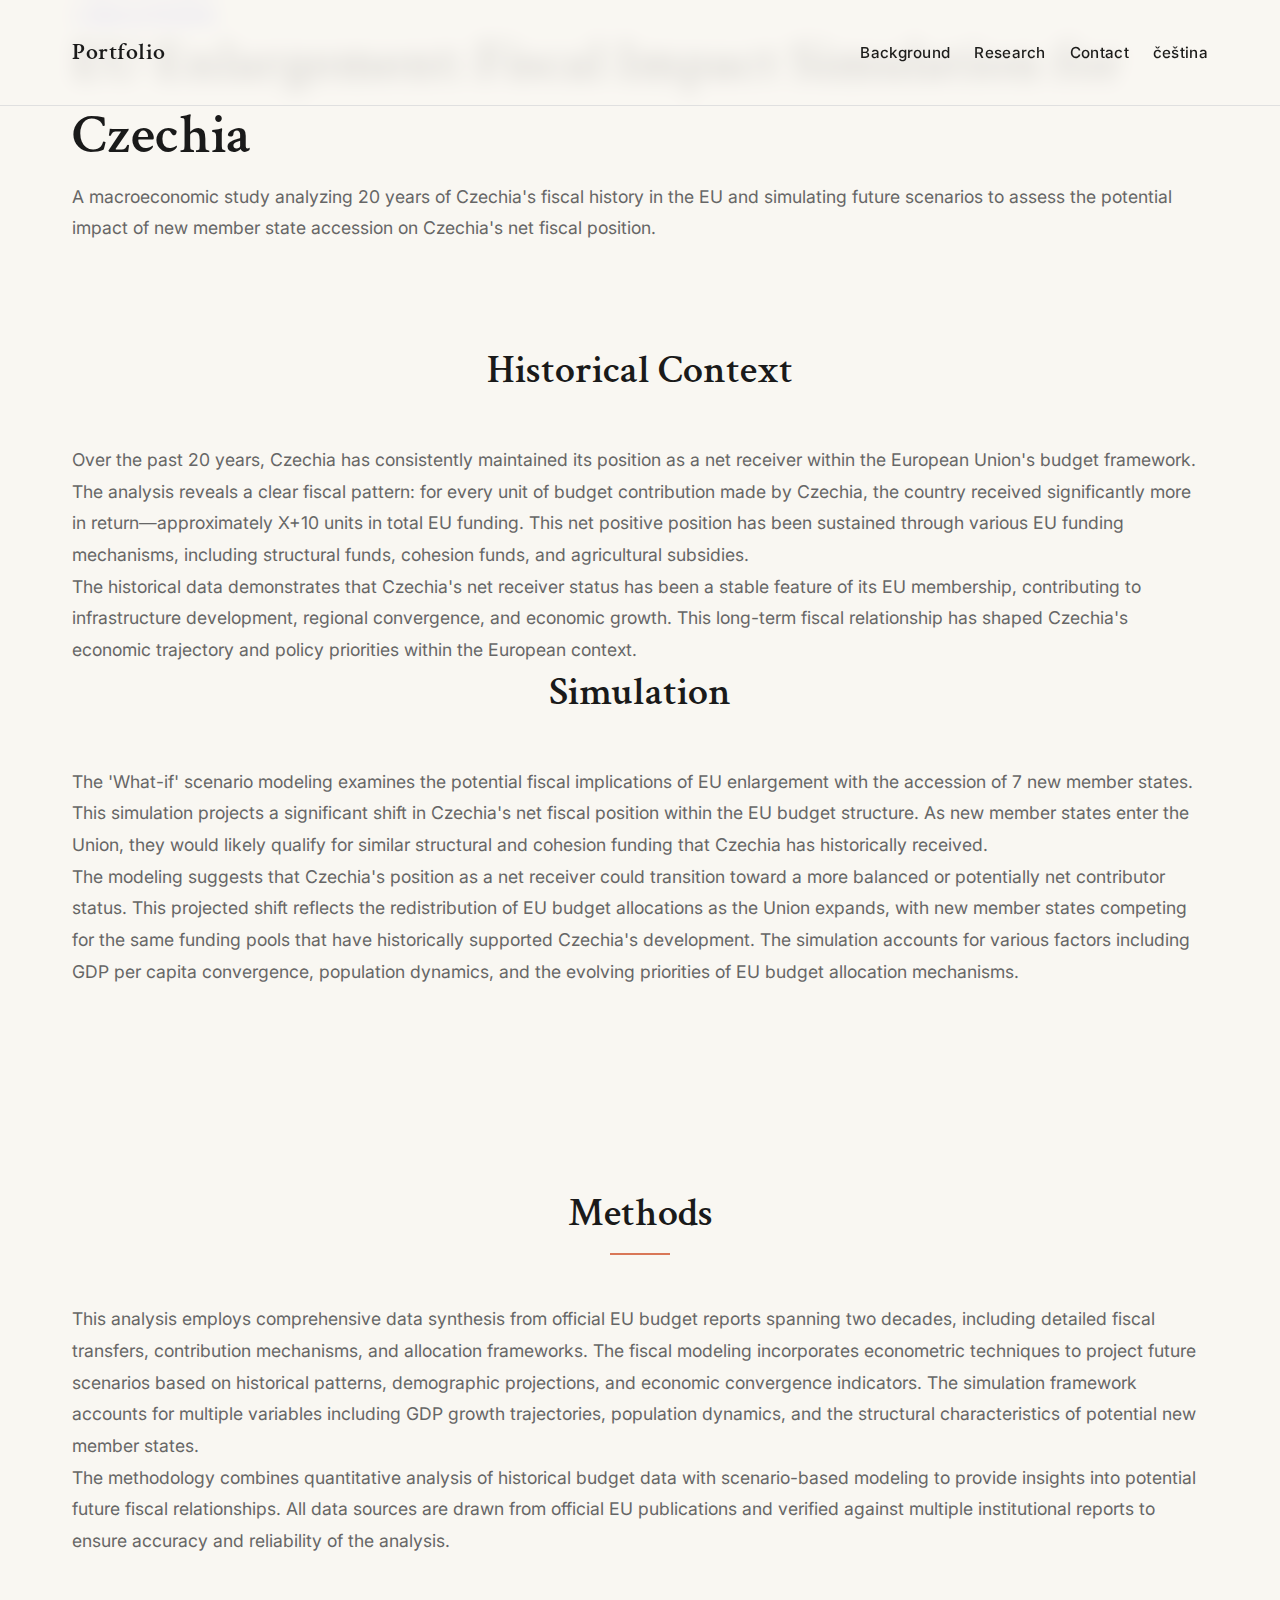
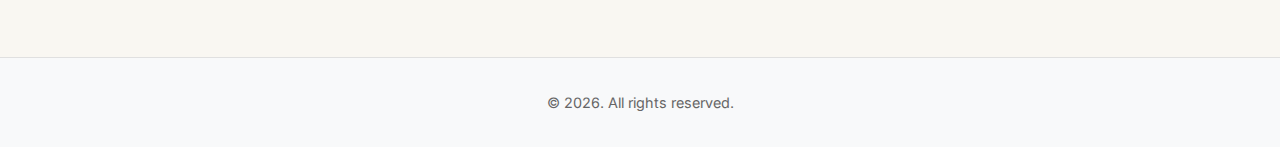
<file: eu-simulation.html>
<!DOCTYPE html>
<html lang="en">
<head>
    <meta charset="UTF-8">
    <meta name="viewport" content="width=device-width, initial-scale=1.0">
    <title>EU Enlargement: Fiscal Impact Simulation for Czechia | Vitalii Kliuchko</title>
    <link rel="stylesheet" href="styles.css">
    <link rel="icon" type="image/png" href="favicon.png">
    <link rel="preconnect" href="https://fonts.googleapis.com">
    <link rel="preconnect" href="https://fonts.gstatic.com" crossorigin>
    <link href="https://fonts.googleapis.com/css2?family=Crimson+Text:ital,wght@0,400;0,600;1,400&family=Inter:wght@300;400;500;600&display=swap" rel="stylesheet">
</head>
<body>
    <nav class="navbar">
        <div class="nav-container">
            <a href="index.html" class="nav-logo">Portfolio</a>
            <ul class="nav-menu">
                <li><a href="index.html#background">Background</a></li>
                <li><a href="index.html#research">Research</a></li>
                <li><a href="index.html#contact">Contact</a></li>
                <li><a href="eu-simulation-cs.html" class="lang-switch">čeština</a></li>
            </ul>
        </div>
    </nav>

    <main>
        <section class="case-study-hero">
            <div class="container">
                <a href="index.html#research" class="btn-back">← Back to Portfolio</a>
                <h1 class="case-study-title">EU Enlargement: Fiscal Impact Simulation for Czechia</h1>
                <div class="case-study-summary">
                    <p class="summary-text">
                        A macroeconomic study analyzing 20 years of Czechia's fiscal history in the EU and simulating future scenarios 
                        to assess the potential impact of new member state accession on Czechia's net fiscal position.
                    </p>
                </div>
            </div>
        </section>

        <section class="case-study-content section">
            <div class="container">
                <div class="case-study-layout">
                    <div class="case-study-column case-study-column--left">
                        <div class="case-study-section">
                            <h2 class="case-study-heading">Historical Context</h2>
                            <p class="case-study-text">
                                Over the past 20 years, Czechia has consistently maintained its position as a net receiver within the 
                                European Union's budget framework. The analysis reveals a clear fiscal pattern: for every unit of budget 
                                contribution made by Czechia, the country received significantly more in return—approximately X+10 units 
                                in total EU funding. This net positive position has been sustained through various EU funding mechanisms, 
                                including structural funds, cohesion funds, and agricultural subsidies.
                            </p>
                            <p class="case-study-text">
                                The historical data demonstrates that Czechia's net receiver status has been a stable feature of its EU 
                                membership, contributing to infrastructure development, regional convergence, and economic growth. This 
                                long-term fiscal relationship has shaped Czechia's economic trajectory and policy priorities within the 
                                European context.
                            </p>
                        </div>
                    </div>
                    <div class="case-study-column case-study-column--right">
                        <div class="case-study-section">
                            <h2 class="case-study-heading">Simulation</h2>
                            <p class="case-study-text">
                                The 'What-if' scenario modeling examines the potential fiscal implications of EU enlargement with the 
                                accession of 7 new member states. This simulation projects a significant shift in Czechia's net fiscal 
                                position within the EU budget structure. As new member states enter the Union, they would likely qualify 
                                for similar structural and cohesion funding that Czechia has historically received.
                            </p>
                            <p class="case-study-text">
                                The modeling suggests that Czechia's position as a net receiver could transition toward a more balanced 
                                or potentially net contributor status. This projected shift reflects the redistribution of EU budget 
                                allocations as the Union expands, with new member states competing for the same funding pools that have 
                                historically supported Czechia's development. The simulation accounts for various factors including GDP 
                                per capita convergence, population dynamics, and the evolving priorities of EU budget allocation mechanisms.
                            </p>
                        </div>
                    </div>
                </div>
            </div>
        </section>

        <section class="methods-section section">
            <div class="container">
                <h2 class="section-title">Methods</h2>
                <div class="methods-content">
                    <p class="case-study-text">
                        This analysis employs comprehensive data synthesis from official EU budget reports spanning two decades, 
                        including detailed fiscal transfers, contribution mechanisms, and allocation frameworks. The fiscal modeling 
                        incorporates econometric techniques to project future scenarios based on historical patterns, demographic 
                        projections, and economic convergence indicators. The simulation framework accounts for multiple variables 
                        including GDP growth trajectories, population dynamics, and the structural characteristics of potential 
                        new member states.
                    </p>
                    <p class="case-study-text">
                        The methodology combines quantitative analysis of historical budget data with scenario-based modeling to 
                        provide insights into potential future fiscal relationships. All data sources are drawn from official EU 
                        publications and verified against multiple institutional reports to ensure accuracy and reliability of the analysis.
                    </p>
                </div>
            </div>
        </section>
    </main>

    <footer class="footer">
        <div class="container">
            <p>&copy; 2026. All rights reserved.</p>
        </div>
    </footer>
</body>
</html>
</file>
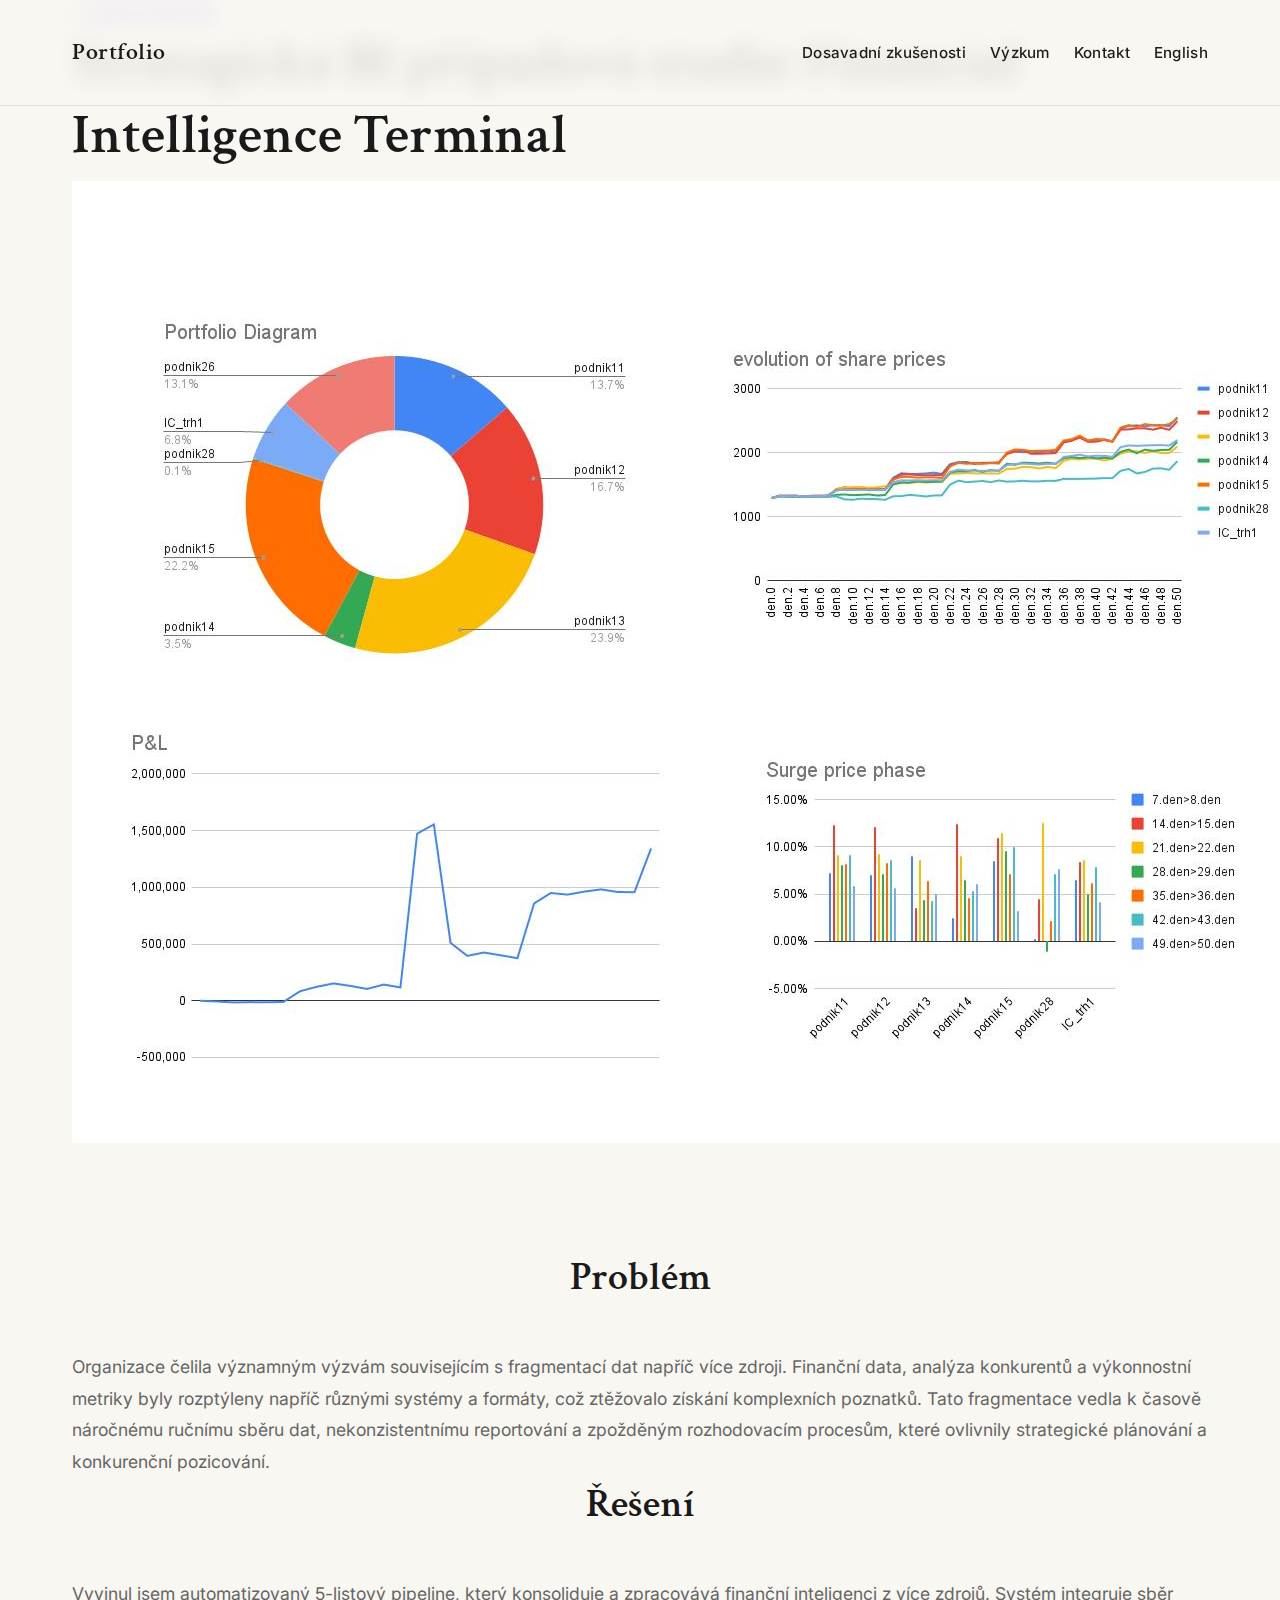
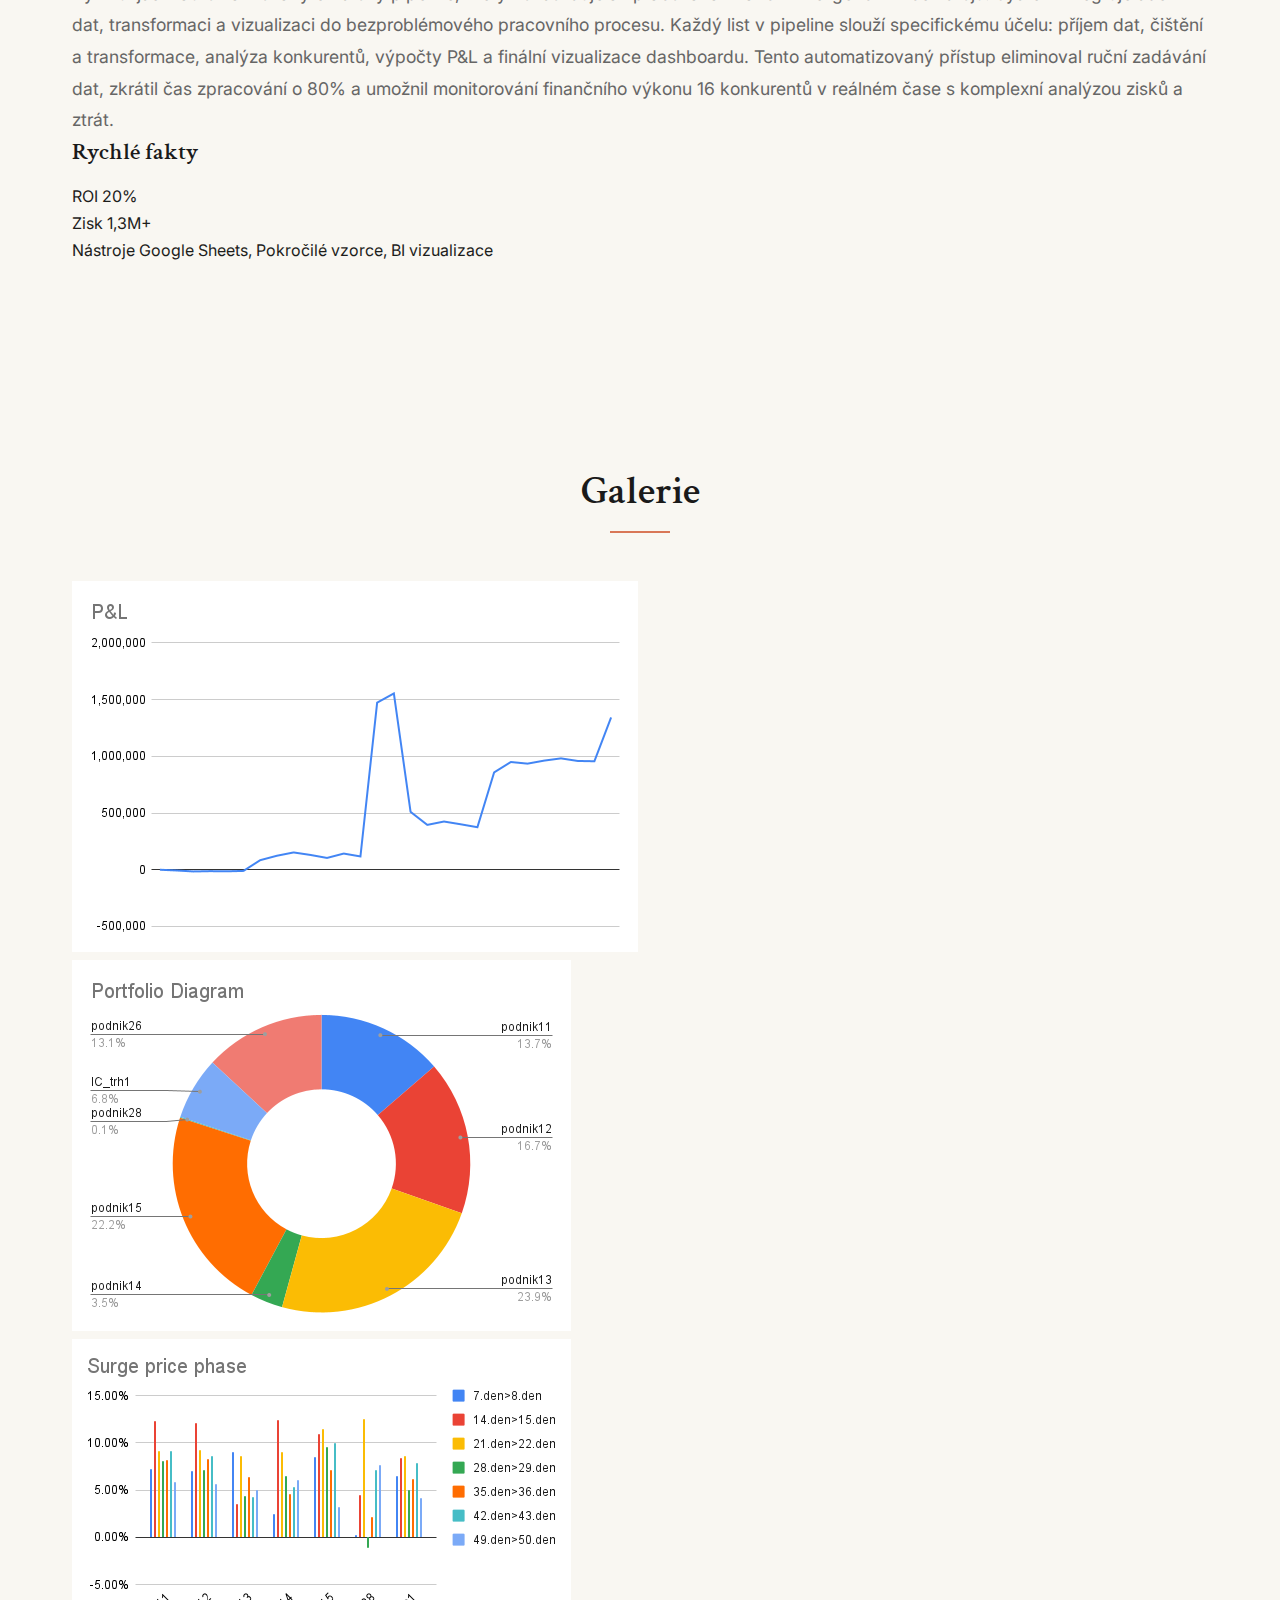
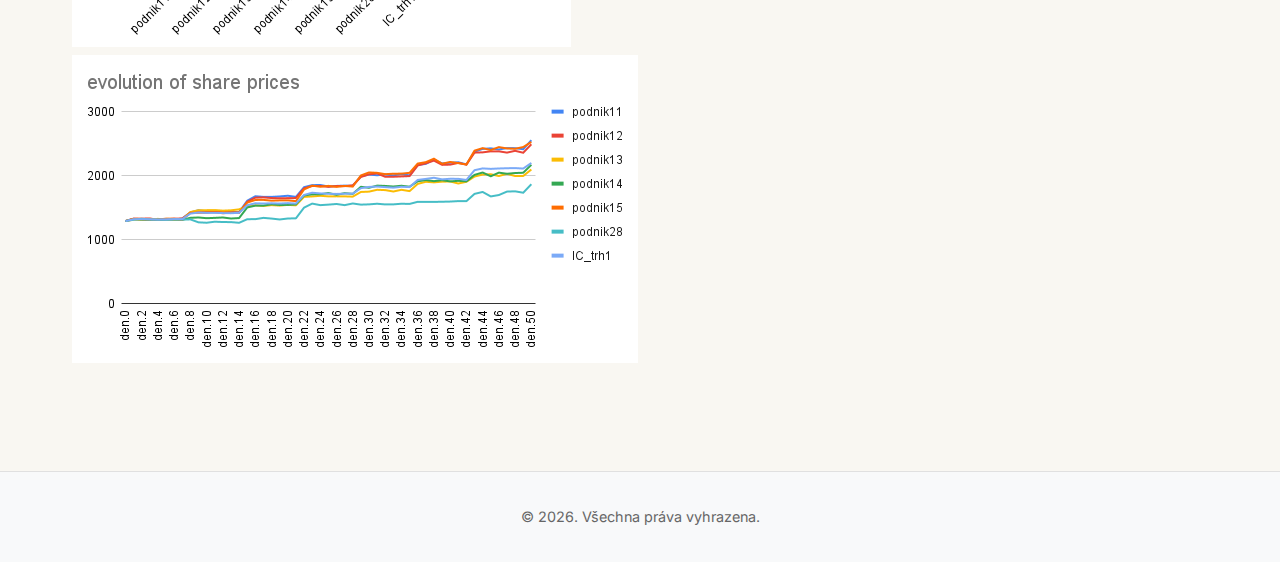
<file: terminal-cs.html>
<!DOCTYPE html>
<html lang="cs">
<head>
    <meta charset="UTF-8">
    <meta name="viewport" content="width=device-width, initial-scale=1.0">
    <title>Financial Intelligence Terminal - Strategická BI případová studie | Vitalii Kliuchko</title>
    <link rel="stylesheet" href="styles.css">
    <link rel="icon" type="image/png" href="favicon.png">
    <link rel="preconnect" href="https://fonts.googleapis.com">
    <link rel="preconnect" href="https://fonts.gstatic.com" crossorigin>
    <link href="https://fonts.googleapis.com/css2?family=Crimson+Text:ital,wght@0,400;0,600;1,400&family=Inter:wght@300;400;500;600&display=swap" rel="stylesheet">
</head>
<body>
    <nav class="navbar">
        <div class="nav-container">
            <a href="czech.html" class="nav-logo">Portfolio</a>
            <ul class="nav-menu">
                <li><a href="czech.html#background">Dosavadní zkušenosti</a></li>
                <li><a href="czech.html#research">Výzkum</a></li>
                <li><a href="czech.html#contact">Kontakt</a></li>
                <li><a href="terminal.html" class="lang-switch">English</a></li>
            </ul>
        </div>
    </nav>

    <main>
        <section class="case-study-hero">
            <div class="container">
                <a href="czech.html#research" class="btn-back">← Zpět na Portfolio</a>
                <h1 class="case-study-title">Strategická BI případová studie: Financial Intelligence Terminal</h1>
                <div class="case-study-hero-image">
                    <img src="terminal-master-dashboard.jpg" alt="Hlavní dashboard Financial Intelligence Terminal" class="hero-image">
                </div>
            </div>
        </section>

        <section class="case-study-content section">
            <div class="container">
                <div class="case-study-layout">
                    <div class="case-study-column case-study-column--left">
                        <div class="case-study-section">
                            <h2 class="case-study-heading">Problém</h2>
                            <p class="case-study-text">
                                Organizace čelila významným výzvám souvisejícím s fragmentací dat napříč více zdroji. 
                                Finanční data, analýza konkurentů a výkonnostní metriky byly rozptýleny napříč různými 
                                systémy a formáty, což ztěžovalo získání komplexních poznatků. Tato fragmentace vedla 
                                k časově náročnému ručnímu sběru dat, nekonzistentnímu reportování a zpožděným rozhodovacím 
                                procesům, které ovlivnily strategické plánování a konkurenční pozicování.
                            </p>
                        </div>
                        <div class="case-study-section">
                            <h2 class="case-study-heading">Řešení</h2>
                            <p class="case-study-text">
                                Vyvinul jsem automatizovaný 5-listový pipeline, který konsoliduje a zpracovává finanční 
                                inteligenci z více zdrojů. Systém integruje sběr dat, transformaci a vizualizaci do bezproblémového 
                                pracovního procesu. Každý list v pipeline slouží specifickému účelu: příjem dat, čištění a transformace, 
                                analýza konkurentů, výpočty P&L a finální vizualizace dashboardu. Tento automatizovaný přístup 
                                eliminoval ruční zadávání dat, zkrátil čas zpracování o 80% a umožnil monitorování finančního 
                                výkonu 16 konkurentů v reálném čase s komplexní analýzou zisků a ztrát.
                            </p>
                        </div>
                    </div>
                    <div class="case-study-column case-study-column--right">
                        <div class="quick-facts">
                            <h3 class="quick-facts__title">Rychlé fakty</h3>
                            <div class="quick-facts__item">
                                <span class="quick-facts__label">ROI</span>
                                <span class="quick-facts__value">20%</span>
                            </div>
                            <div class="quick-facts__item">
                                <span class="quick-facts__label">Zisk</span>
                                <span class="quick-facts__value">1,3M+</span>
                            </div>
                            <div class="quick-facts__item">
                                <span class="quick-facts__label">Nástroje</span>
                                <span class="quick-facts__value">Google Sheets, Pokročilé vzorce, BI vizualizace</span>
                            </div>
                        </div>
                    </div>
                </div>
            </div>
        </section>

        <section class="gallery-section section">
            <div class="container">
                <h2 class="section-title">Galerie</h2>
                <div class="gallery-grid">
                    <div class="gallery-item">
                        <img src="P&L.png" alt="Analýza zisků a ztrát" class="gallery-image">
                    </div>
                    <div class="gallery-item">
                        <img src="Portfolio Diagram.png" alt="Diagram portfolia" class="gallery-image">
                    </div>
                    <div class="gallery-item">
                        <img src="Surge price phase.png" alt="Fáze nárůstu cen" class="gallery-image">
                    </div>
                    <div class="gallery-item">
                        <img src="evolution of share prices.png" alt="Vývoj cen akcií" class="gallery-image">
                    </div>
                </div>
            </div>
        </section>
    </main>

    <footer class="footer">
        <div class="container">
            <p>&copy; 2026. Všechna práva vyhrazena.</p>
        </div>
    </footer>
</body>
</html>
</file>
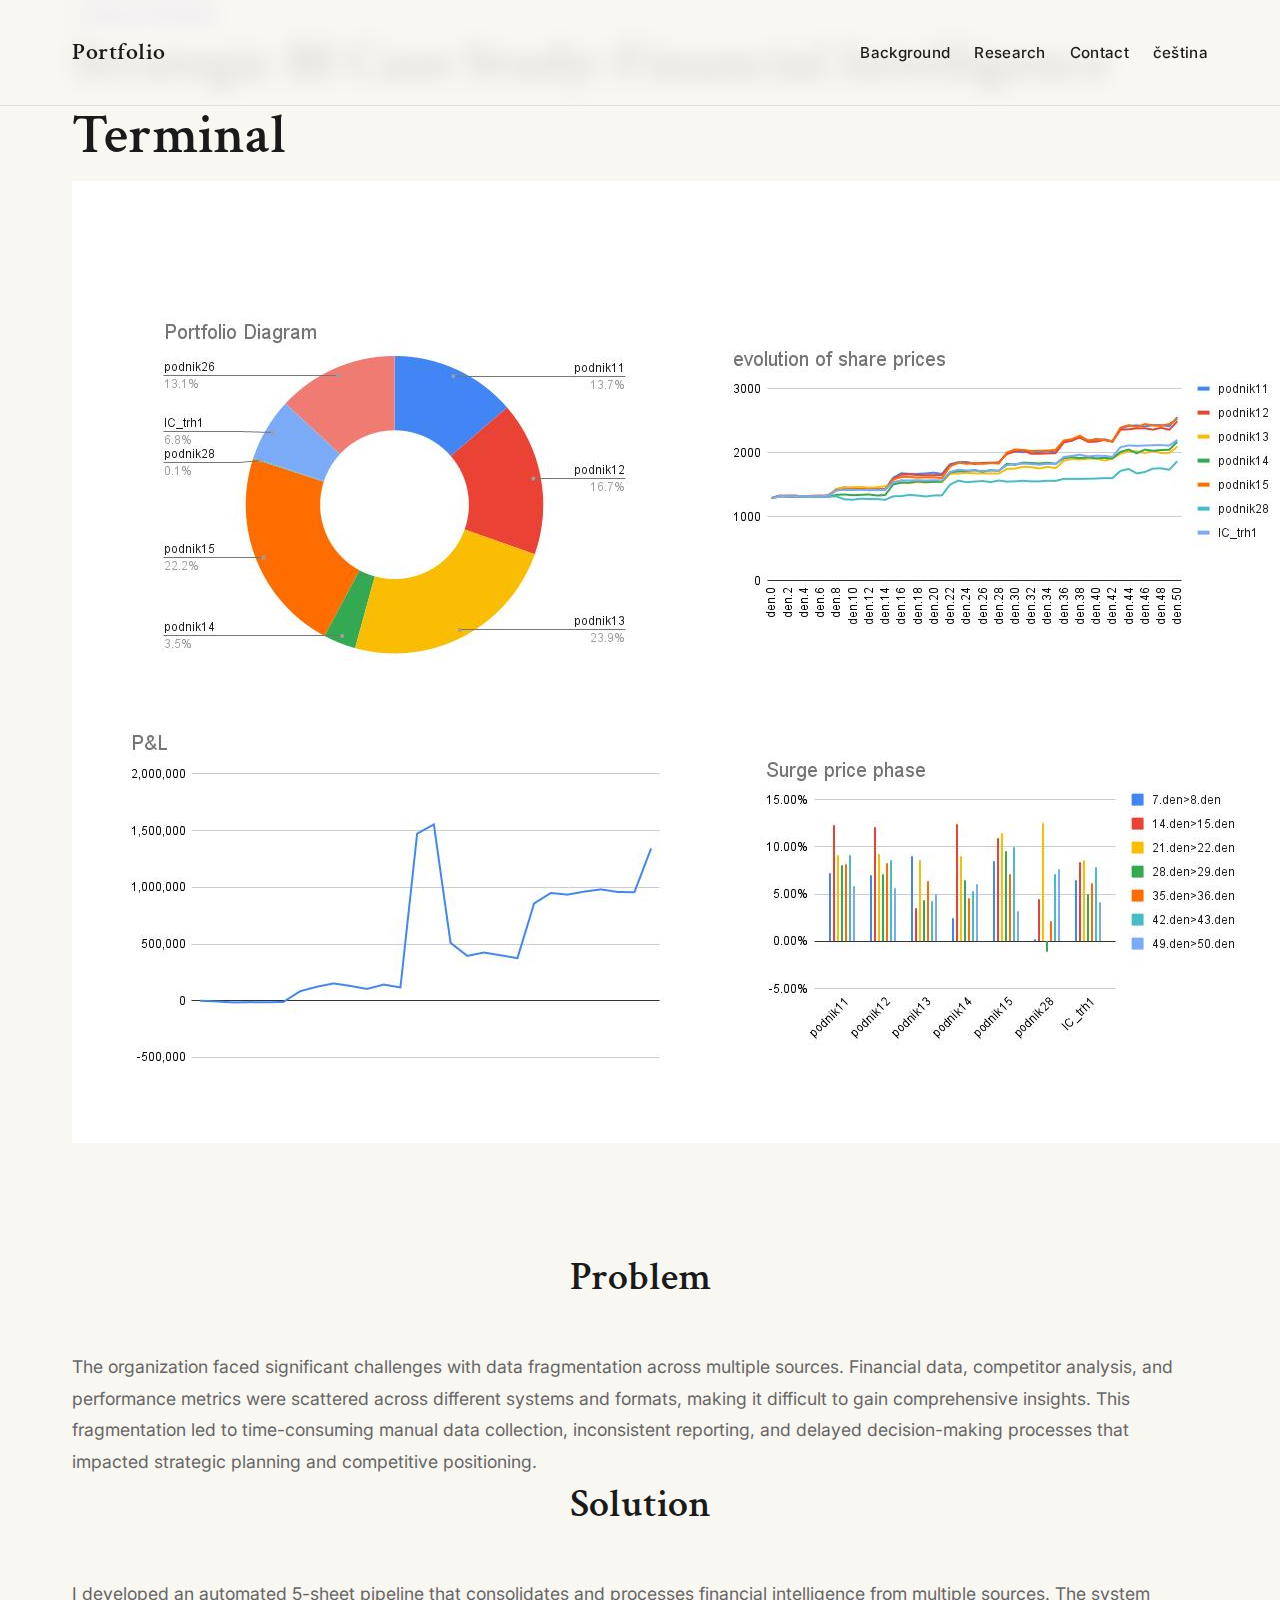
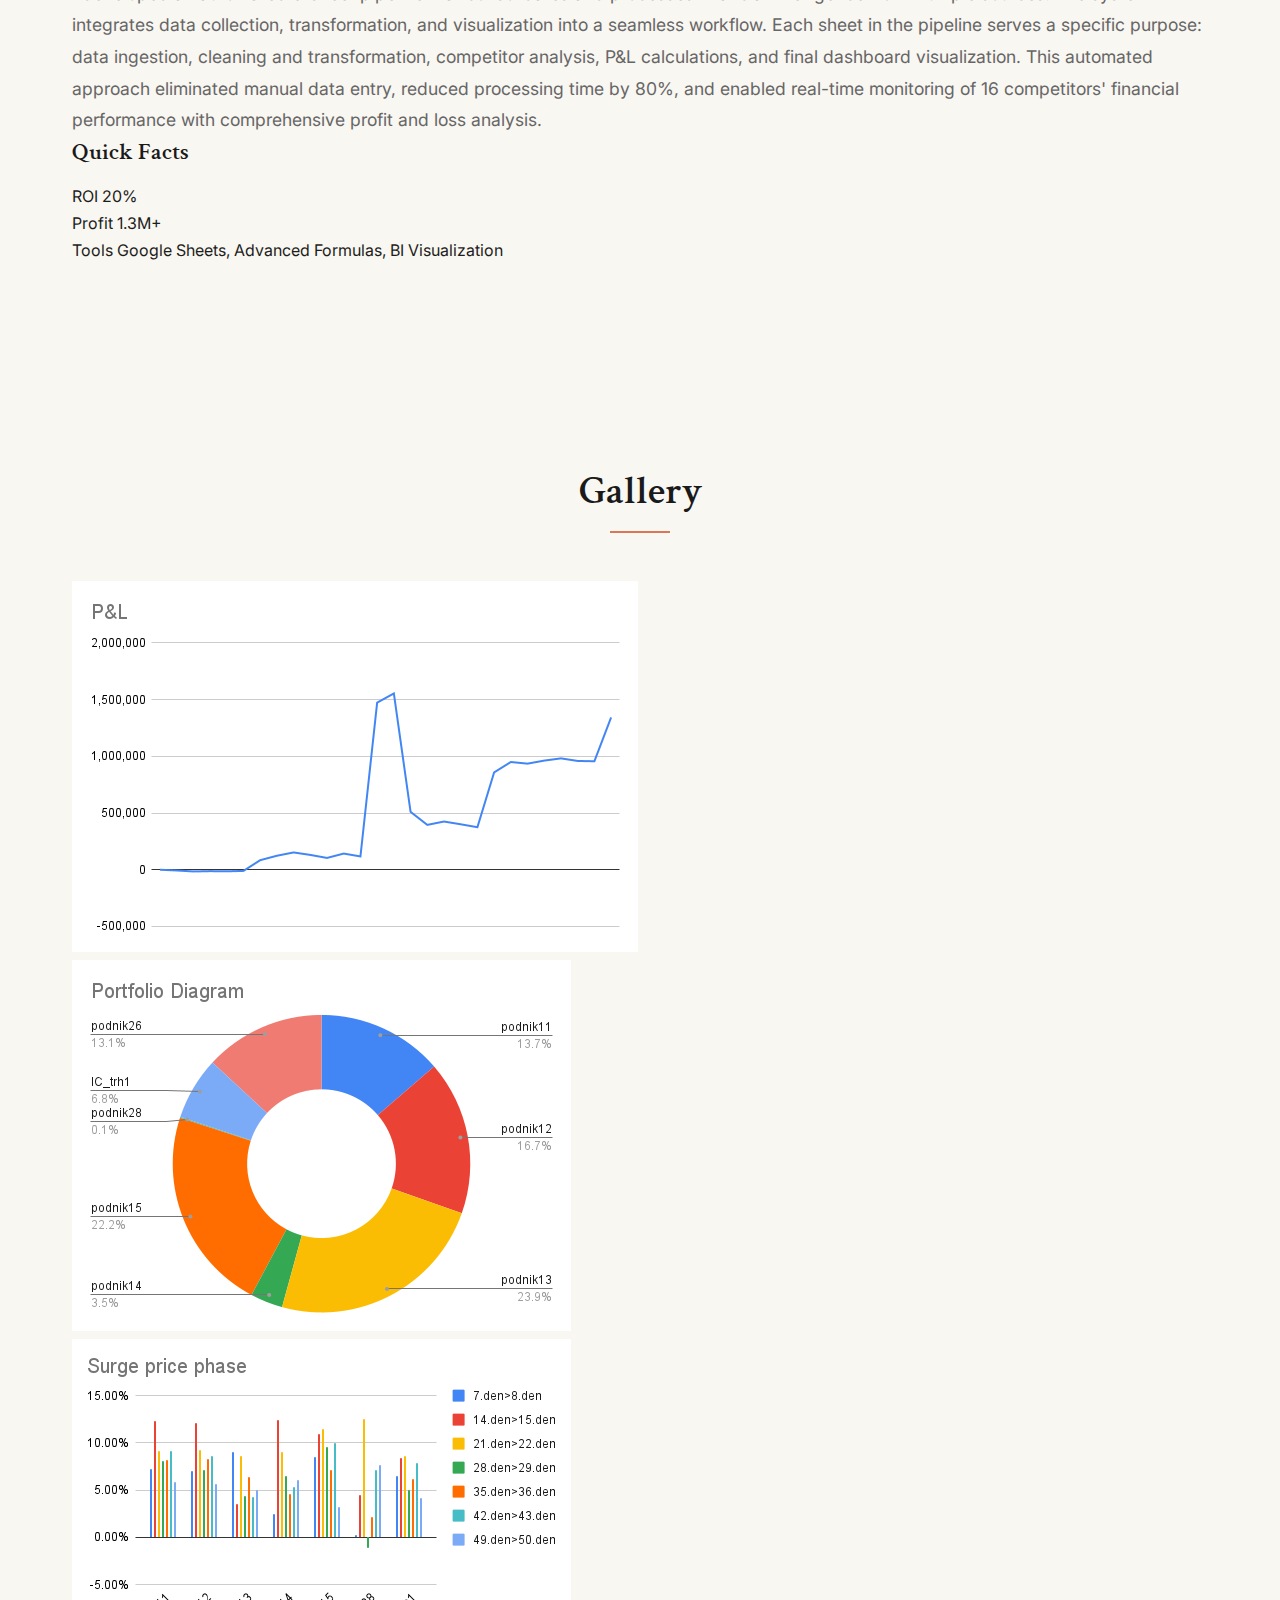
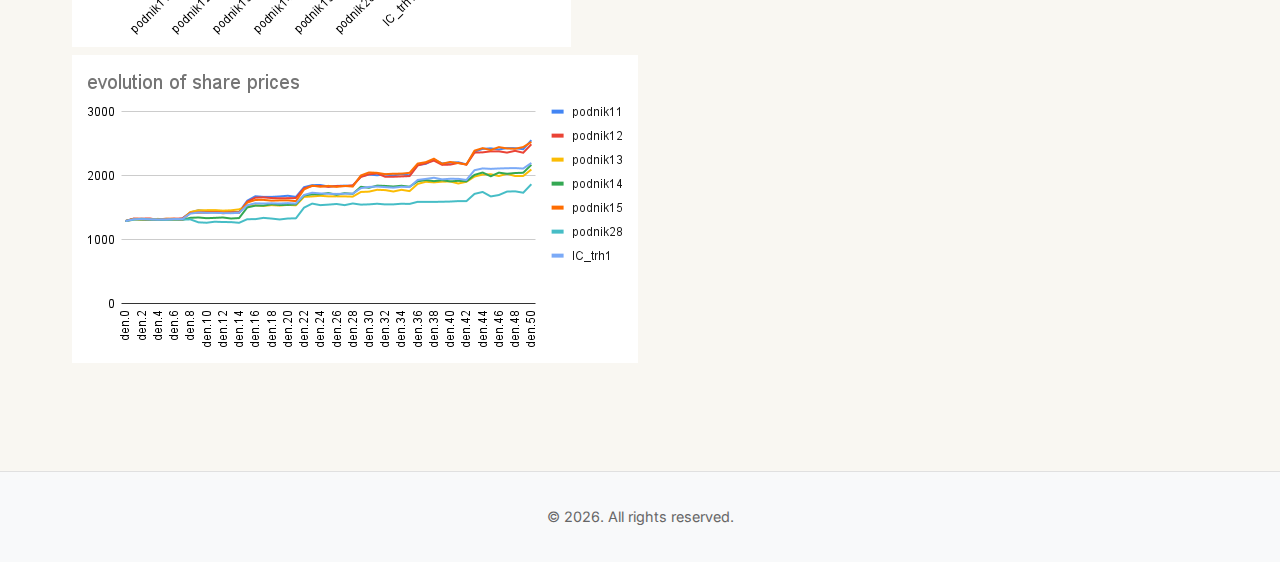
<file: terminal.html>
<!DOCTYPE html>
<html lang="en">
<head>
    <meta charset="UTF-8">
    <meta name="viewport" content="width=device-width, initial-scale=1.0">
    <title>Financial Intelligence Terminal - Strategic BI Case Study | Vitalii Kliuchko</title>
    <link rel="stylesheet" href="styles.css">
    <link rel="icon" type="image/png" href="favicon.png">
    <link rel="preconnect" href="https://fonts.googleapis.com">
    <link rel="preconnect" href="https://fonts.gstatic.com" crossorigin>
    <link href="https://fonts.googleapis.com/css2?family=Crimson+Text:ital,wght@0,400;0,600;1,400&family=Inter:wght@300;400;500;600&display=swap" rel="stylesheet">
</head>
<body>
    <nav class="navbar">
        <div class="nav-container">
            <a href="index.html" class="nav-logo">Portfolio</a>
            <ul class="nav-menu">
                <li><a href="index.html#background">Background</a></li>
                <li><a href="index.html#research">Research</a></li>
                <li><a href="index.html#contact">Contact</a></li>
                <li><a href="terminal-cs.html" class="lang-switch">čeština</a></li>
            </ul>
        </div>
    </nav>

    <main>
        <section class="case-study-hero">
            <div class="container">
                <a href="index.html#research" class="btn-back">← Back to Portfolio</a>
                <h1 class="case-study-title">Strategic BI Case Study: Financial Intelligence Terminal</h1>
                <div class="case-study-hero-image">
                    <img src="terminal-master-dashboard.jpg" alt="Financial Intelligence Terminal Master Dashboard" class="hero-image">
                </div>
            </div>
        </section>

        <section class="case-study-content section">
            <div class="container">
                <div class="case-study-layout">
                    <div class="case-study-column case-study-column--left">
                        <div class="case-study-section">
                            <h2 class="case-study-heading">Problem</h2>
                            <p class="case-study-text">
                                The organization faced significant challenges with data fragmentation across multiple sources. 
                                Financial data, competitor analysis, and performance metrics were scattered across different 
                                systems and formats, making it difficult to gain comprehensive insights. This fragmentation 
                                led to time-consuming manual data collection, inconsistent reporting, and delayed decision-making 
                                processes that impacted strategic planning and competitive positioning.
                            </p>
                        </div>
                        <div class="case-study-section">
                            <h2 class="case-study-heading">Solution</h2>
                            <p class="case-study-text">
                                I developed an automated 5-sheet pipeline that consolidates and processes financial intelligence 
                                from multiple sources. The system integrates data collection, transformation, and visualization 
                                into a seamless workflow. Each sheet in the pipeline serves a specific purpose: data ingestion, 
                                cleaning and transformation, competitor analysis, P&L calculations, and final dashboard visualization. 
                                This automated approach eliminated manual data entry, reduced processing time by 80%, and enabled 
                                real-time monitoring of 16 competitors' financial performance with comprehensive profit and loss analysis.
                            </p>
                        </div>
                    </div>
                    <div class="case-study-column case-study-column--right">
                        <div class="quick-facts">
                            <h3 class="quick-facts__title">Quick Facts</h3>
                            <div class="quick-facts__item">
                                <span class="quick-facts__label">ROI</span>
                                <span class="quick-facts__value">20%</span>
                            </div>
                            <div class="quick-facts__item">
                                <span class="quick-facts__label">Profit</span>
                                <span class="quick-facts__value">1.3M+</span>
                            </div>
                            <div class="quick-facts__item">
                                <span class="quick-facts__label">Tools</span>
                                <span class="quick-facts__value">Google Sheets, Advanced Formulas, BI Visualization</span>
                            </div>
                        </div>
                    </div>
                </div>
            </div>
        </section>

        <section class="gallery-section section">
            <div class="container">
                <h2 class="section-title">Gallery</h2>
                <div class="gallery-grid">
                    <div class="gallery-item">
                        <img src="P&L.png" alt="Profit and Loss Analysis" class="gallery-image">
                    </div>
                    <div class="gallery-item">
                        <img src="Portfolio Diagram.png" alt="Portfolio Diagram" class="gallery-image">
                    </div>
                    <div class="gallery-item">
                        <img src="Surge price phase.png" alt="Surge Price Phase" class="gallery-image">
                    </div>
                    <div class="gallery-item">
                        <img src="evolution of share prices.png" alt="Evolution of Share Prices" class="gallery-image">
                    </div>
                </div>
            </div>
        </section>
    </main>

    <footer class="footer">
        <div class="container">
            <p>&copy; 2026. All rights reserved.</p>
        </div>
    </footer>
</body>
</html>
</file>
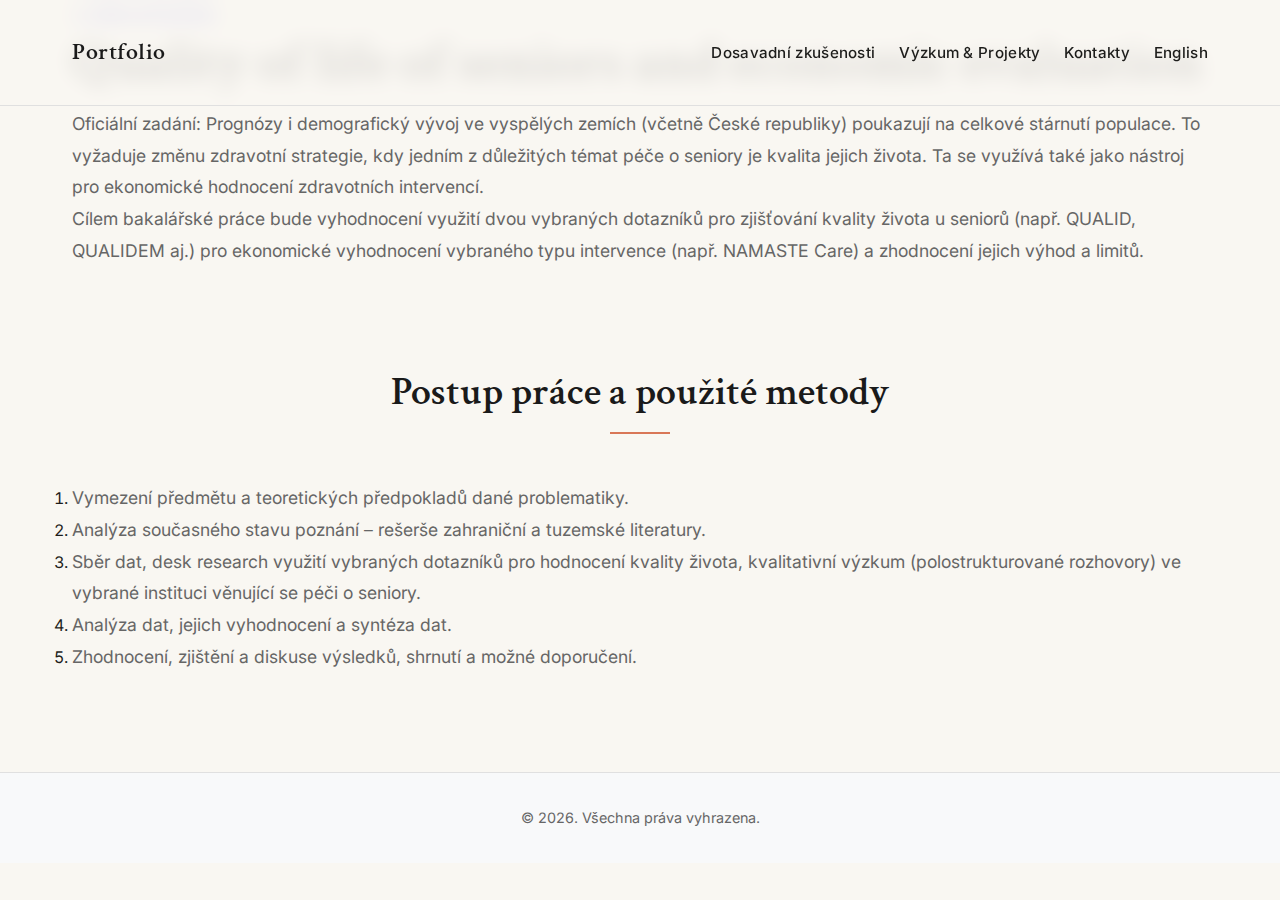
<file: thesis-description cs.html>
<!DOCTYPE html>
<html lang="en">
<head>
    <meta charset="UTF-8">
    <meta name="viewport" content="width=device-width, initial-scale=1.0">
    <title>Quality of life of seniors and economic evaluation | Bachelor Thesis Description</title>
    <link rel="stylesheet" href="styles.css">
    <link rel="icon" type="image/png" href="favicon.png">
    <link rel="preconnect" href="https://fonts.googleapis.com">
    <link rel="preconnect" href="https://fonts.gstatic.com" crossorigin>
    <link href="https://fonts.googleapis.com/css2?family=Crimson+Text:ital,wght@0,400;0,600;1,400&family=Inter:wght@300;400;500;600&display=swap" rel="stylesheet">
</head>
<body>
    <nav class="navbar">
        <div class="nav-container">
            <a href="index.html" class="nav-logo">Portfolio</a>
            <ul class="nav-menu">
                <li><a href="index.html#background">Dosavadní zkušenosti</a></li>
                <li><a href="index.html#research">Výzkum & Projekty</a></li>
                <li><a href="index.html#contact">Kontakty</a></li>
                <li><a href="thesis-description.html" class="lang-switch">English</a></li>
            </ul>
        </div>
    </nav>

    <main>
        <section class="case-study-hero">
            <div class="container">
                <a href="czech.html#research" class="btn-back">← Zpět na Portfolio</a>
                <h1 class="case-study-title">Quality of life of seniors and economic evaluation</h1>
                <div class="case-study-summary">
                    <p class="summary-text">
                        Oficiální zadání:

                        Prognózy i demografický vývoj ve vyspělých zemích (včetně České republiky) poukazují na celkové stárnutí populace. To vyžaduje změnu zdravotní strategie, kdy jedním z důležitých témat péče o seniory je kvalita jejich života. Ta se využívá také jako nástroj pro ekonomické hodnocení zdravotních intervencí.
                    </p>
                    <p class="summary-text">
                        Cílem bakalářské práce bude vyhodnocení využití dvou vybraných dotazníků pro zjišťování kvality života u seniorů  (např. QUALID, QUALIDEM aj.) pro ekonomické vyhodnocení vybraného typu intervence (např. NAMASTE Care) a zhodnocení jejich výhod a limitů.
                    </p>
                </div>
            </div>
        </section>

        <section class="methods-section section">
            <div class="container">
                <h2 class="section-title">Postup práce a použité metody</h2>
                <div class="methods-content">
                    <ol>
                        <li>
                            <p class="case-study-text">
                                Vymezení předmětu a teoretických předpokladů dané problematiky.
                            </p>
                        </li>
                        <li>
                            <p class="case-study-text">
                                Analýza současného stavu poznání – rešerše zahraniční a tuzemské literatury.
                            </p>
                        </li>
                        <li>
                            <p class="case-study-text">
                                Sběr dat, desk research využití vybraných dotazníků pro hodnocení kvality života, 
                                kvalitativní výzkum (polostrukturované rozhovory) ve vybrané instituci věnující se péči o seniory. 
                            </p>
                        </li>
                        <li>
                            <p class="case-study-text">
                                Analýza dat, jejich vyhodnocení a syntéza dat.
                            </p>
                        </li>
                        <li>
                            <p class="case-study-text">
                                Zhodnocení, zjištění a diskuse výsledků, shrnutí a možné doporučení.
                            </p>
                        </li>
                    </ol>
                </div>
            </div>
        </section>
    </main>

    <footer class="footer">
        <div class="container">
            <p>&copy; 2026. Všechna práva vyhrazena.</p>
        </div>
    </footer>
</body>
</html>
</file>
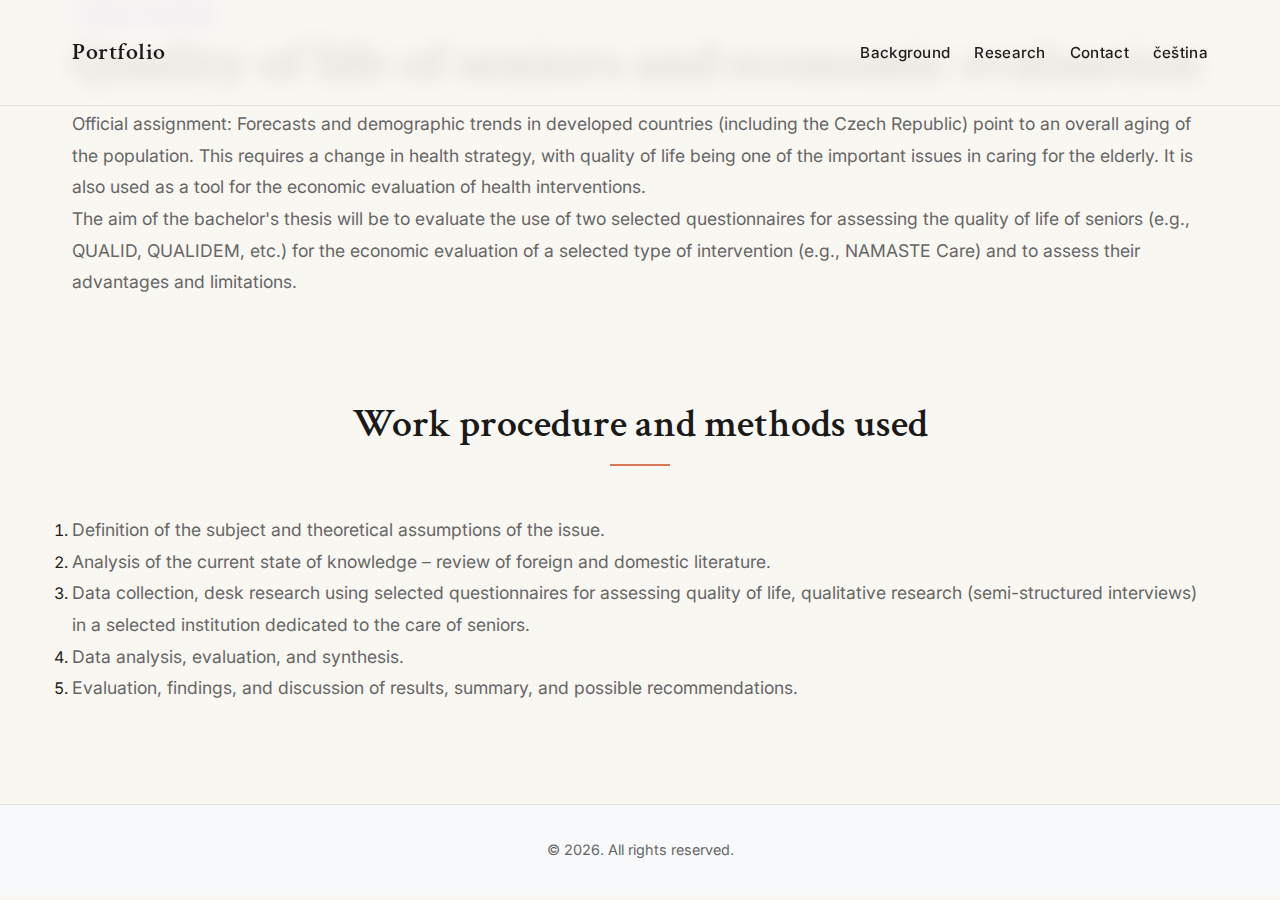
<file: thesis-description.html>
<!DOCTYPE html>
<html lang="en">
<head>
    <meta charset="UTF-8">
    <meta name="viewport" content="width=device-width, initial-scale=1.0">
    <title>Quality of life of seniors and economic evaluation | Bachelor Thesis Description</title>
    <link rel="stylesheet" href="styles.css">
    <link rel="icon" type="image/png" href="favicon.png">
    <link rel="preconnect" href="https://fonts.googleapis.com">
    <link rel="preconnect" href="https://fonts.gstatic.com" crossorigin>
    <link href="https://fonts.googleapis.com/css2?family=Crimson+Text:ital,wght@0,400;0,600;1,400&family=Inter:wght@300;400;500;600&display=swap" rel="stylesheet">
</head>
<body>
    <nav class="navbar">
        <div class="nav-container">
            <a href="index.html" class="nav-logo">Portfolio</a>
            <ul class="nav-menu">
                <li><a href="index.html#background">Background</a></li>
                <li><a href="index.html#research">Research</a></li>
                <li><a href="index.html#contact">Contact</a></li>
                <li><a href="thesis-description cs.html" class="lang-switch">čeština</a></li>
            </ul>
        </div>
    </nav>

    <main>
        <section class="case-study-hero">
            <div class="container">
                <a href="index.html#research" class="btn-back">← Back to Portfolio</a>
                <h1 class="case-study-title">Quality of life of seniors and economic evaluation</h1>
                <div class="case-study-summary">
                    <p class="summary-text">
                        Official assignment: Forecasts and demographic trends in developed countries (including the Czech Republic) 
                        point to an overall aging of the population. This requires a change in health strategy, with quality of life 
                        being one of the important issues in caring for the elderly. It is also used as a tool for the economic 
                        evaluation of health interventions.
                    </p>
                    <p class="summary-text">
                        The aim of the bachelor's thesis will be to evaluate the use of two selected questionnaires for assessing 
                        the quality of life of seniors (e.g., QUALID, QUALIDEM, etc.) for the economic evaluation of a selected 
                        type of intervention (e.g., NAMASTE Care) and to assess their advantages and limitations.
                    </p>
                </div>
            </div>
        </section>

        <section class="methods-section section">
            <div class="container">
                <h2 class="section-title">Work procedure and methods used</h2>
                <div class="methods-content">
                    <ol>
                        <li>
                            <p class="case-study-text">
                                Definition of the subject and theoretical assumptions of the issue.
                            </p>
                        </li>
                        <li>
                            <p class="case-study-text">
                                Analysis of the current state of knowledge – review of foreign and domestic literature.
                            </p>
                        </li>
                        <li>
                            <p class="case-study-text">
                                Data collection, desk research using selected questionnaires for assessing quality of life, 
                                qualitative research (semi-structured interviews) in a selected institution dedicated to the care of seniors.
                            </p>
                        </li>
                        <li>
                            <p class="case-study-text">
                                Data analysis, evaluation, and synthesis.
                            </p>
                        </li>
                        <li>
                            <p class="case-study-text">
                                Evaluation, findings, and discussion of results, summary, and possible recommendations.
                            </p>
                        </li>
                    </ol>
                </div>
            </div>
        </section>
    </main>

    <footer class="footer">
        <div class="container">
            <p>&copy; 2026. All rights reserved.</p>
        </div>
    </footer>
</body>
</html>
</file>
<file: styles.css>
/* Reset and Base Styles */
* {
    margin: 0;
    padding: 0;
    box-sizing: border-box;
}

:root {
    --primary-color: #1a1a1a;
    --secondary-color: #FFFFFF;
    --accent-color: #D97757;
    --text-color: #1D1D1B;
    --text-light: #666666;
    --bg-color: #F9F7F2;
    --bg-light: #f8f9fa;
    --border-color: #e0e0e0;
    --max-width: 1200px;
    --section-padding: 100px 0;
}

html {
    scroll-behavior: smooth;
}

body {
    font-family: 'Inter', -apple-system, BlinkMacSystemFont, 'Segoe UI', sans-serif;
    color: var(--text-color);
    line-height: 1.7;
    background-color: var(--bg-color);
}

/* Typography */
h1, h2, h3 {
    font-family: 'Crimson Text', serif;
    font-weight: 600;
    color: var(--primary-color);
    line-height: 1.3;
}

h1 {
    font-size: 3.5rem;
    margin-bottom: 0.5rem;
}

h2 {
    font-size: 2.5rem;
    margin-bottom: 3rem;
    text-align: center;
}

h3 {
    font-size: 1.5rem;
    margin-bottom: 1rem;
}

p {
    font-size: 1.1rem;
    color: var(--text-light);
    line-height: 1.8;
}

/* Navigation */
.navbar {
    position: fixed;
    top: 0;
    width: 100%;
    background-color: rgba(249, 247, 242, 0.85);
    backdrop-filter: blur(10px);
    border-bottom: 1px solid var(--border-color);
    z-index: 1000;
    padding: 1rem 0;
}

.nav-container {
    max-width: var(--max-width);
    margin: 0 auto;
    padding: 1rem 2rem;
    display: flex;
    justify-content: space-between;
    align-items: center;
}

.nav-logo {
    font-family: 'Crimson Text', serif;
    font-size: 1.5rem;
    font-weight: 600;
    color: var(--primary-color);
    text-decoration: none;
    letter-spacing: 0.5px;
}

.nav-menu {
    display: flex;
    list-style: none;
    gap: 1.5rem;
    padding: 0;
}

.nav-menu a {
    color: var(--text-color);
    text-decoration: none;
    font-size: 0.95rem;
    font-weight: 500;
    letter-spacing: 0.3px;
    transition: color 0.3s ease;
}

.nav-menu a:hover {
    color: var(--accent-color);
}

/* Hero Section */
.hero {
    min-height: 100vh;
    display: flex;
    align-items: center;
    justify-content: center;
    text-align: center;
    padding: 120px 2rem 80px;
    background: linear-gradient(to bottom, var(--bg-color) 0%, var(--bg-light) 100%);
}

.hero-content {
    max-width: 800px;
}

.hero-name {
    font-size: 3rem;
    margin-bottom: 0.5rem;
    color: var(--primary-color);
}

.hero-title {
    font-size: 1.25rem;
    color: var(--text-light);
    margin-bottom: 1.5rem;
    font-weight: 600;
    letter-spacing: 1px;
}

.hero-description {
    font-size: 1.2rem;
    color: var(--text-light);
    max-width: 600px;
    margin: 0 auto;
}

/* Sections */
.section {
    padding: var(--section-padding);
}

.container {
    max-width: var(--max-width);
    margin: 0 auto;
    padding: 0 2rem;
}

.section-title {
    position: relative;
    padding-bottom: 1rem;
}

.section-title::after {
    content: '';
    position: absolute;
    bottom: 0;
    left: 50%;
    transform: translateX(-50%);
    width: 60px;
    height: 2px;
    background-color: var(--accent-color);
}

/* About Section */
.about-content {
    max-width: 800px;
    margin: 0 auto;
    text-align: center;
}

.about-text {
    font-size: 1.15rem;
    line-height: 1.9;
}

/* Education Section */
.education-item {
    max-width: 900px;
    margin: 0 auto;
    padding: 2rem 0;
    border-bottom: 1px solid var(--border-color);
}

.education-item:last-child {
    border-bottom: none;
}

.education-degree {
    font-size: 1.75rem;
    margin-bottom: 0.5rem;
}

.education-institution {
    font-size: 1.2rem;
    color: var(--accent-color);
    margin-bottom: 0.5rem;
    font-weight: 500;
}

.education-period {
    font-size: 1rem;
    color: var(--text-light);
    margin-bottom: 1rem;
    font-style: italic;
}

.education-details {
    font-size: 1rem;
    line-height: 1.8;
}

/* Research Section */
.research-grid {
    display: grid;
    grid-template-columns: repeat(auto-fit, minmax(300px, 1fr));
    gap: 2.5rem;
    margin-top: 3rem;
}

.research-item {
    padding: 2rem;
    background-color: var(--bg-light);
    border: 1px solid var(--border-color);
    transition: transform 0.3s ease, box-shadow 0.3s ease;
}

.research-item:hover {
    transform: translateY(-5px);
    box-shadow: 0 10px 30px rgba(0, 0, 0, 0.1);
}

.research-title {
    font-size: 1.4rem;
    margin-bottom: 1rem;
    color: var(--primary-color);
}

.research-description {
    font-size: 1rem;
    margin-bottom: 1.5rem;
    line-height: 1.7;
}

.research-tag {
    display: inline-block;
    padding: 0.4rem 1rem;
    background-color: var(--accent-color);
    color: white;
    font-size: 0.85rem;
    letter-spacing: 0.5px;
    font-weight: 500;
}

/* Skills Section */
.skills-content {
    display: grid;
    grid-template-columns: repeat(auto-fit, minmax(250px, 1fr));
    gap: 3rem;
    max-width: 1000px;
    margin: 0 auto;
}

.skills-category {
    text-align: center;
}

.skills-category-title {
    font-size: 1.3rem;
    margin-bottom: 1.5rem;
    color: var(--accent-color);
}

.skills-list {
    list-style: none;
    text-align: left;
    max-width: 200px;
    margin: 0 auto;
}

.skills-list li {
    padding: 0.6rem 0;
    font-size: 1rem;
    color: var(--text-light);
    border-bottom: 1px solid var(--border-color);
}

.skills-list li:last-child {
    border-bottom: none;
}

.skills-list li::before {
    content: '▸';
    color: var(--accent-color);
    margin-right: 0.8rem;
    font-size: 0.9rem;
}

/* Contact Section */
.contact-content {
    text-align: center;
    max-width: 700px;
    margin: 0 auto;
}

.contact-text {
    font-size: 1.15rem;
    margin-bottom: 2.5rem;
}

.contact-links {
    display: flex;
    justify-content: center;
    gap: 2rem;
    flex-wrap: wrap;
}

.contact-link {
    color: var(--accent-color);
    text-decoration: none;
    font-size: 1.1rem;
    padding: 0.8rem 2rem;
    border: 2px solid var(--accent-color);
    transition: all 0.3s ease;
    letter-spacing: 0.5px;
}

.contact-link:hover {
    background-color: var(--accent-color);
    color: white;
}

/* Footer */
.footer {
    background-color: var(--bg-light);
    padding: 2rem 0;
    text-align: center;
    border-top: 1px solid var(--border-color);
}

.footer p {
    font-size: 0.9rem;
    color: var(--text-light);
}

/* Responsive Design */
@media (max-width: 768px) {
    h1 {
        font-size: 2.5rem;
    }

    .hero-name {
        font-size: 2.8rem;
    }

    h2 {
        font-size: 2rem;
    }

    .nav-menu {
        gap: 1.5rem;
    }

    .nav-menu a {
        font-size: 0.85rem;
    }

    .research-grid {
        grid-template-columns: 1fr;
    }

    .skills-content {
        grid-template-columns: 1fr;
    }

    .contact-links {
        flex-direction: column;
        align-items: center;
    }

    .contact-link {
        width: 200px;
    }

    :root {
        --section-padding: 60px 0;
    }
}

@media (max-width: 480px) {
    .nav-container {
        flex-direction: column;
        gap: 1rem;
    }

    .nav-menu {
        gap: 1rem;
    }

    .hero-name {
        font-size: 2.2rem;
    }

    .hero-title {
        font-size: 1.2rem;
    }

    .hero-description {
        font-size: 1rem;
    }
}
</file>
